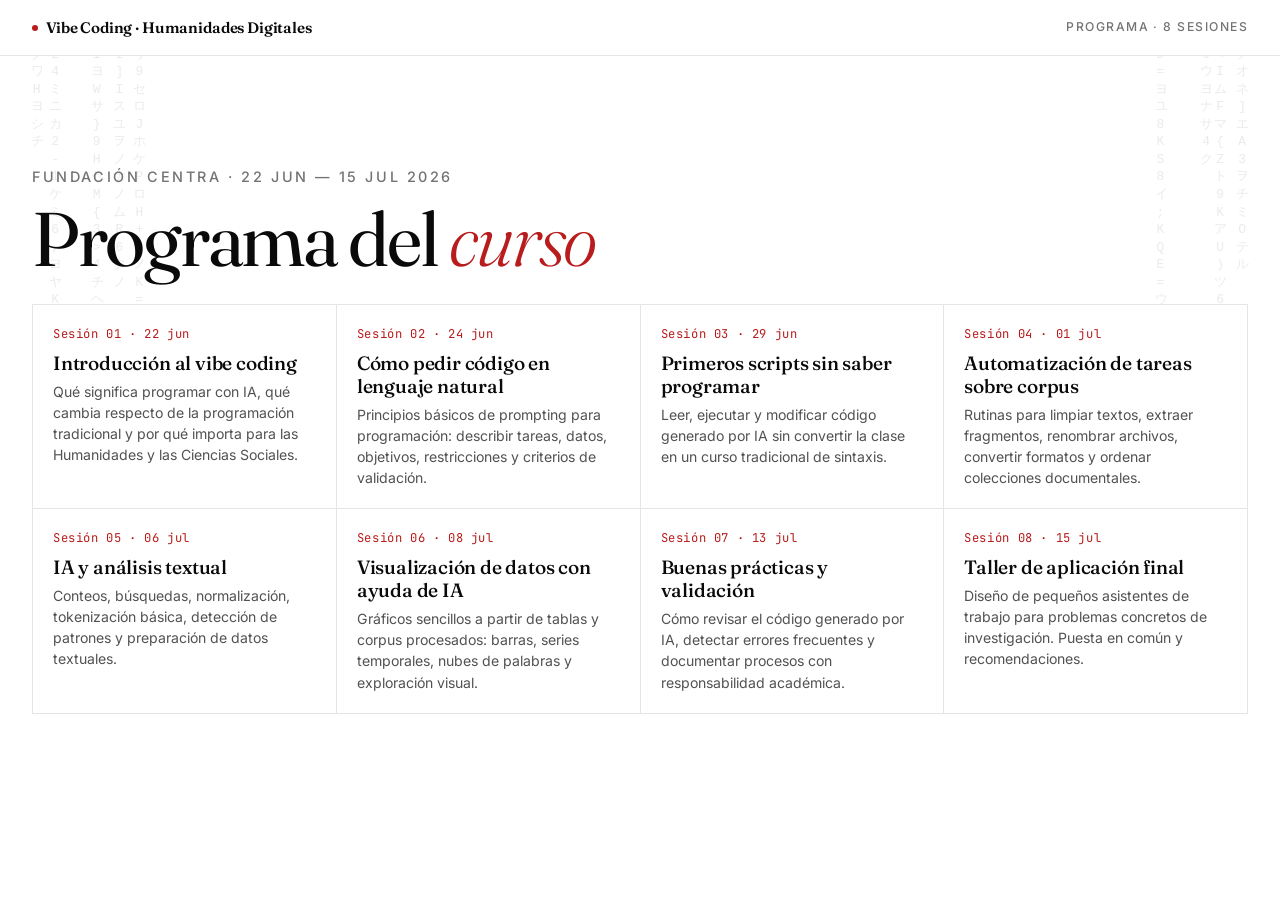
<file: OpenCode/Presentaciones/index.html>
<!DOCTYPE html>
<html lang="es">
<head>
    <meta charset="UTF-8">
    <meta name="viewport" content="width=device-width, initial-scale=1.0">
    <title>&Iacute;ndice del curso &middot; Fundaci&oacute;n CENTRA</title>
    <link rel="preconnect" href="https://fonts.googleapis.com">
    <link rel="preconnect" href="https://fonts.gstatic.com" crossorigin>
    <link href="https://fonts.googleapis.com/css2?family=Inter:wght@300;400;500;600;700&family=Fraunces:ital,opsz,wght@0,9..144,300..900;1,9..144,300..900&family=JetBrains+Mono:wght@400;500&display=swap" rel="stylesheet">
    <link rel="stylesheet" href="template-ppt/css/styles.css">
</head>
<body class="no-footer">
    <header class="masthead">
        <div class="masthead-brand"><span class="masthead-brand-mark"></span>Vibe Coding &middot; Humanidades Digitales</div>
        <div class="masthead-meta">Programa &middot; 8 sesiones</div>
    </header>

    <section class="slide cover active" data-slide="01">
        <div class="cover-overline">Fundaci&oacute;n CENTRA &middot; 22 jun &mdash; 15 jul 2026</div>
        <h1 class="cover-title">Programa del <em>curso</em></h1>

        <div class="feature-grid-4x2">
            <a class="feature-card" href="template-ppt/clase1.html">
                <span class="num">Sesi&oacute;n 01 &middot; 22 jun</span>
                <h4>Introducci&oacute;n al vibe coding</h4>
                <p>Qu&eacute; significa programar con IA, qu&eacute; cambia respecto de la programaci&oacute;n tradicional y por qu&eacute; importa para las Humanidades y las Ciencias Sociales.</p>
            </a>
            <a class="feature-card" href="template-ppt/clase2.html">
                <span class="num">Sesi&oacute;n 02 &middot; 24 jun</span>
                <h4>C&oacute;mo pedir c&oacute;digo en lenguaje natural</h4>
                <p>Principios b&aacute;sicos de prompting para programaci&oacute;n: describir tareas, datos, objetivos, restricciones y criterios de validaci&oacute;n.</p>
            </a>
            <a class="feature-card" href="template-ppt/clase3.html">
                <span class="num">Sesi&oacute;n 03 &middot; 29 jun</span>
                <h4>Primeros scripts sin saber programar</h4>
                <p>Leer, ejecutar y modificar c&oacute;digo generado por IA sin convertir la clase en un curso tradicional de sintaxis.</p>
            </a>
            <a class="feature-card" href="template-ppt/clase4.html">
                <span class="num">Sesi&oacute;n 04 &middot; 01 jul</span>
                <h4>Automatizaci&oacute;n de tareas sobre corpus</h4>
                <p>Rutinas para limpiar textos, extraer fragmentos, renombrar archivos, convertir formatos y ordenar colecciones documentales.</p>
            </a>
            <a class="feature-card" href="template-ppt/clase5.html">
                <span class="num">Sesi&oacute;n 05 &middot; 06 jul</span>
                <h4>IA y an&aacute;lisis textual</h4>
                <p>Conteos, b&uacute;squedas, normalizaci&oacute;n, tokenizaci&oacute;n b&aacute;sica, detecci&oacute;n de patrones y preparaci&oacute;n de datos textuales.</p>
            </a>
            <a class="feature-card" href="template-ppt/clase6.html">
                <span class="num">Sesi&oacute;n 06 &middot; 08 jul</span>
                <h4>Visualizaci&oacute;n de datos con ayuda de IA</h4>
                <p>Gr&aacute;ficos sencillos a partir de tablas y corpus procesados: barras, series temporales, nubes de palabras y exploraci&oacute;n visual.</p>
            </a>
            <a class="feature-card" href="template-ppt/clase7.html">
                <span class="num">Sesi&oacute;n 07 &middot; 13 jul</span>
                <h4>Buenas pr&aacute;cticas y validaci&oacute;n</h4>
                <p>C&oacute;mo revisar el c&oacute;digo generado por IA, detectar errores frecuentes y documentar procesos con responsabilidad acad&eacute;mica.</p>
            </a>
            <a class="feature-card" href="template-ppt/clase8.html">
                <span class="num">Sesi&oacute;n 08 &middot; 15 jul</span>
                <h4>Taller de aplicaci&oacute;n final</h4>
                <p>Dise&ntilde;o de peque&ntilde;os asistentes de trabajo para problemas concretos de investigaci&oacute;n. Puesta en com&uacute;n y recomendaciones.</p>
            </a>
        </div>
    </section>

    <script src="template-ppt/js/bg-code.js"></script>
    <script src="template-ppt/js/app.js"></script>
</body>
</html>
</file>
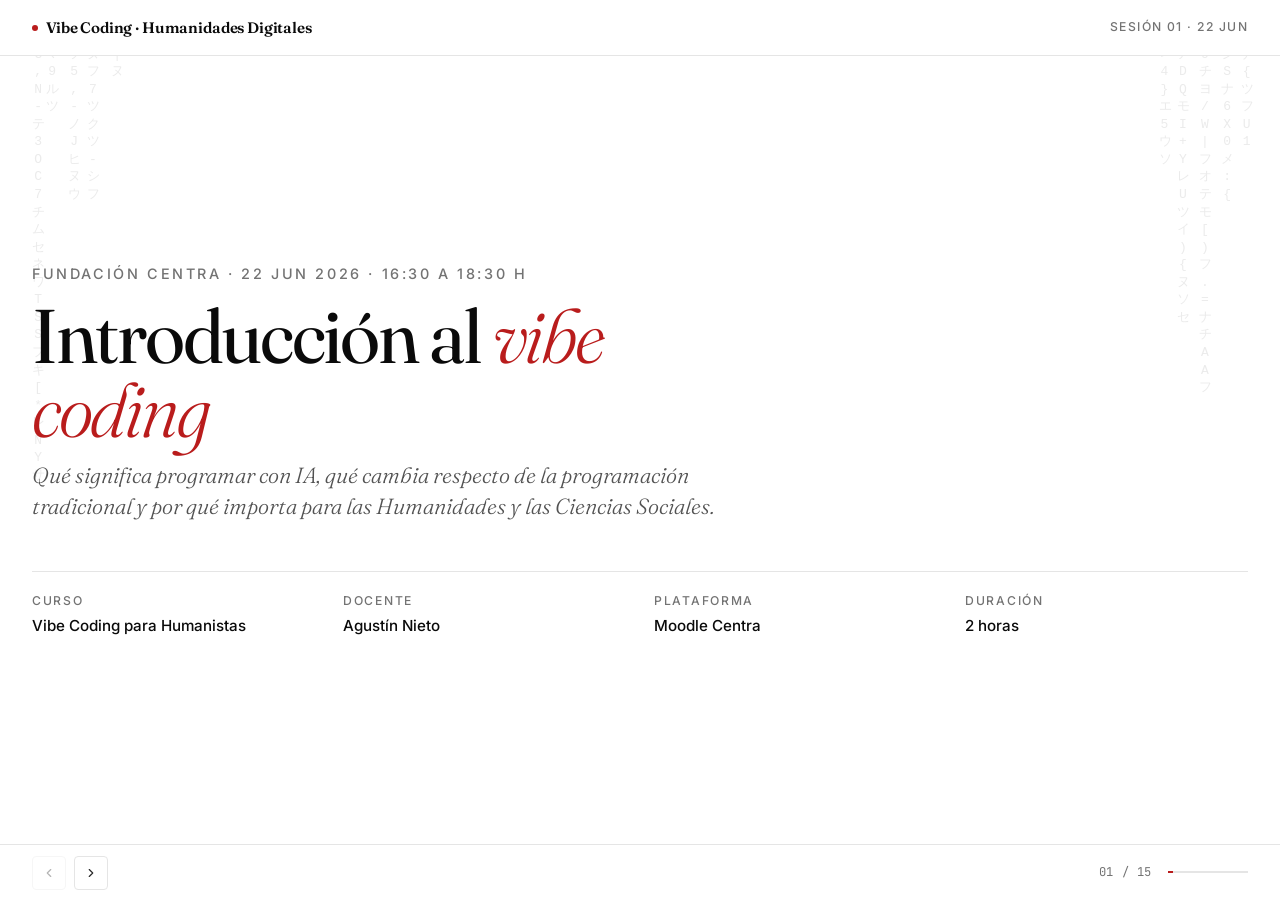
<file: OpenCode/Presentaciones/template-ppt/clase1.html>
﻿<!DOCTYPE html>
<html lang="es">
<head>
    <meta charset="UTF-8">
    <meta name="viewport" content="width=device-width, initial-scale=1.0">
    <title>Clase 01: Introducci&oacute;n al vibe coding &middot; Fundaci&oacute;n CENTRA</title>
    <link rel="preconnect" href="https://fonts.googleapis.com">
    <link rel="preconnect" href="https://fonts.gstatic.com" crossorigin>
    <link href="https://fonts.googleapis.com/css2?family=Inter:wght@300;400;500;600;700&family=Fraunces:ital,opsz,wght@0,9..144,300..900;1,9..144,300..900&family=JetBrains+Mono:wght@400;500&display=swap" rel="stylesheet">
    <link rel="stylesheet" href="css/styles.css">
</head>
<body>

    <header class="masthead">
        <div class="masthead-brand"><span class="masthead-brand-mark"></span>Vibe Coding &middot; Humanidades Digitales</div>
        <div class="masthead-meta">Sesi&oacute;n 01 &middot; 22 jun</div>
    </header>

    <!-- Slide 1: Portada -->
    <section class="slide cover active" data-slide="01">
        <div class="cover-overline">FUNDACI&Oacute;N CENTRA &middot; 22 JUN 2026 &middot; 16:30 A 18:30 H</div>
        <h1 class="cover-title">Introducci&oacute;n al <em>vibe coding</em></h1>
        <p class="cover-subtitle">Qu&eacute; significa programar con IA, qu&eacute; cambia respecto de la programaci&oacute;n tradicional y por qu&eacute; importa para las Humanidades y las Ciencias Sociales.</p>
        <div class="cover-footer">
            <div class="cover-meta-item"><span class="cover-meta-label">Curso</span><span class="cover-meta-value">Vibe Coding para Humanistas</span></div>
            <div class="cover-meta-item"><span class="cover-meta-label">Docente</span><span class="cover-meta-value">Agust&iacute;n Nieto</span></div>
            <div class="cover-meta-item"><span class="cover-meta-label">Plataforma</span><span class="cover-meta-value">Moodle Centra</span></div>
            <div class="cover-meta-item"><span class="cover-meta-label">Duraci&oacute;n</span><span class="cover-meta-value">2 horas</span></div>
        </div>
    </section>

    <!-- Slide 2: El cientista social del mañana (Le Roy Ladurie) -->
    <section class="slide" data-slide="02">
        <span class="slide-number">02 / 15</span>
        <div class="eyebrow">El cient&iacute;fico social del ma&ntilde;ana</div>
        <h2 class="slide-title">&iquest;&ldquo;Ser&aacute; programador <em>o no ser&aacute;&rdquo;</em>?</h2>
        <p class="slide-lead">En 1968 Emmanuel Le Roy Ladurie lanz&oacute; esta frase: &ldquo;El historiador del ma&ntilde;ana ser&aacute; programador o no ser&aacute;.&rdquo; La relaci&oacute;n hist&oacute;rica entre las humanidades, las ciencias sociales y las herramientas de computaci&oacute;n ha estado delimitada por <em>barreras de traducci&oacute;n sint&aacute;ctica</em>: investigar exig&iacute;a asumir el rol de programador y dedicar extensos per&iacute;odos a dominar las reglas formales de lenguajes como Python, R o SQL. La r&aacute;pida sofisticaci&oacute;n de los grandes modelos de lenguaje (LLM) ha modificado ese panorama: lo que estaba en juego no es ya la mera automatizaci&oacute;n instrumental, sino una reconfiguraci&oacute;n de la producci&oacute;n del conocimiento.</p>

        <div class="pull-quote">
            <blockquote>&ldquo;El historiador del ma&ntilde;ana ser&aacute; programador o no ser&aacute;.&rdquo;</blockquote>
            <cite>Emmanuel Le Roy Ladurie, 1968</cite>
        </div>
    </section>

    <!-- Slide 3: Karpathy acuña "vibe coding" -->
    <section class="slide" data-slide="03">
        <span class="slide-number">03 / 09</span>
        <div class="eyebrow">El origen formal</div>
        <h2 class="slide-title">Karpathy acu&ntilde;a <em>vibe coding</em></h2>
        <p class="slide-lead">El origen formal de esta transformaci&oacute;n cobr&oacute; visibilidad en febrero de 2025, cuando el cient&iacute;fico de la computaci&oacute;n Andrej Karpathy acu&ntilde;&oacute; el t&eacute;rmino vibe coding. Este concepto alude a una pr&aacute;ctica de desarrollo donde el usuario describe intenciones en lenguaje natural y delega la producci&oacute;n de c&oacute;digo a un modelo generativo.</p>

        <div class="rule"></div>

        <ul class="editorial-list">
            <li><span></span><div><strong>El t&eacute;rmino.</strong> La expresi&oacute;n <em>vibe coding</em> captura, en dos palabras, el desplazamiento: ya no se trata de <em>escribir</em> c&oacute;digo, sino de <em>especificar la vibraci&oacute;n</em> del resultado que se busca.</div></li>
            <li><span></span><div><strong>El contexto.</strong> Karpathy no parti&oacute; de cero: describi&oacute; una pr&aacute;ctica que millones de personas ya estaban haciendo con ChatGPT y Copilot. El nombre le dio visibilidad acad&eacute;mica y medi&aacute;tica.</div></li>
            <li><span></span><div><strong>Para el humanista.</strong> Adoptar el t&eacute;rmino es adoptarlo con su genealog&iacute;a: no es una moda, es una transformaci&oacute;n documentada del oficio de programar.</div></li>
        </ul>
    </section>

    <!-- Slide 4: La palabra importa (Hyman - Magic Words) -->
    <section class="slide" data-slide="04">
        <span class="slide-number">04 / 09</span>
        <div class="eyebrow">El giro</div>
        <h2 class="slide-title">La palabra importa, y <em>siempre import&oacute;</em></h2>
        <p class="slide-lead">Vibe coding no es atajo ni truco: es una nueva forma de comunicarnos con una herramienta que responde a lenguaje natural. Las palabras que elegimos tienen efectos materiales sobre el resultado.</p>

        <div class="rule"></div>

        <ul class="editorial-list">
            <li><span></span><div><strong>La forma es contenido.</strong> Pedir &ldquo;limpi&aacute; este CSV&rdquo; no es lo mismo que &ldquo;estandariz&aacute; los nombres de las columnas, elimin&aacute; duplicados y export&aacute; a CSV&rdquo;. La precisi&oacute;n del pedido determina la precisi&oacute;n de la respuesta.</div></li>
            <li><span></span><div><strong>No es un truco sem&aacute;ntico.</strong> La IA no &ldquo;obedece palabras m&aacute;gicas&rdquo;; interpreta instrucciones en contexto. Lo que cambia con prompting es la calidad de la especificaci&oacute;n, no la mec&aacute;nica del modelo.</div></li>
            <li><span></span><div><strong>Es un acto de investigaci&oacute;n.</strong> Formular bien la pregunta es parte del trabajo intelectual. La IA amplifica esa capacidad, no la reemplaza.</div></li>
        </ul>

        <div class="colophon">
            <p>Basado en <strong>Hyman (2026), <em>On Magic Words</em></strong>.</p>
        </div>
    </section>

    <!-- Slide 5: Cheap Code (Hyman) -->
    <section class="slide" data-slide="05">
        <span class="slide-number">05 / 09</span>
        <div class="eyebrow">Qu&eacute; cambia</div>
        <h2 class="slide-title">C&oacute;digo barato: <em>reproducible</em>, no reutilizable</h2>
        <p class="slide-lead">El c&oacute;digo que escribimos con IA no es una librer&iacute;a gen&eacute;rica. Es un artefacto espec&iacute;fico, contextual, hecho para un problema. El cambio de objetivo modifica lo que entendemos por &ldquo;buen c&oacute;digo&rdquo;.</p>

        <div class="rule"></div>

        <div class="two-col">
            <div class="col-block">
                <h3>Programaci&oacute;n tradicional</h3>
                <p>Se busca c&oacute;digo <strong>reutilizable</strong>: funciones gen&eacute;ricas, abstracciones limpias, patrones que sirvan para m&uacute;ltiples problemas. La calidad se mide en elegancia y generalidad.</p>
            </div>
            <div class="col-block">
                <h3>Vibe coding</h3>
                <p>Se busca c&oacute;digo <strong>reproducible</strong>: que pueda ejecutarse de nuevo, auditarse, modificarse, compartirse con quien hizo la investigaci&oacute;n. La calidad se mide en claridad y trazabilidad.</p>
            </div>
        </div>

        <div class="colophon">
            <p>Basado en <strong>Hyman (2026), <em>Cheap Code. Reproducible, Not Reusable</em></strong>.</p>
        </div>
    </section>

    <!-- Slide 6: Vibe coding + vibe researching (nuevo) -->
    <section class="slide" data-slide="06">
        <span class="slide-number">06 / 09</span>
        <div class="eyebrow">Conceptos centrales</div>
        <h2 class="slide-title">Vibe coding <em>y</em> vibe researching</h2>
        <p class="slide-lead">El vibe coding es una pr&aacute;ctica. El vibe researching es su extensi&oacute;n: usar IA para acompa&ntilde;ar el proceso completo de la investigaci&oacute;n, no s&oacute;lo la escritura de c&oacute;digo.</p>

        <div class="rule"></div>

        <ul class="editorial-list">
            <li><span></span><div><strong>Vibe coding.</strong> Pedirle a la IA que escriba c&oacute;digo a partir de una descripci&oacute;n en lenguaje natural. Es la habilidad t&eacute;cnica central del curso.</div></li>
            <li><span></span><div><strong>Vibe researching.</strong> Pedirle a la IA que ayude a formular preguntas, revisar bibliograf&iacute;a, identificar patrones en un corpus, sintetizar hallazgos. Es la pr&aacute;ctica de investigar acompa&ntilde;ado.</div></li>
            <li><span></span><div><strong>El lugar en el flujo.</strong> La IA no reemplaza ninguna etapa: se inserta en cada una como un asistente. La decisi&oacute;n metodol&oacute;gica sigue siendo humana. La IA reduce fricci&oacute;n t&eacute;cnica; no aporta criterio acad&eacute;mico.</div></li>
            <li><span></span><div><strong>Frente al acelerado discurrir.</strong> Las herramientas cambian cada dos meses. La habilidad durable es la conversaci&oacute;n con el modelo, no el dominio de una plataforma. Quien aprende a &ldquo;vibar&rdquo; en 2026 podr&aacute; hacerlo en 2028 con otra interfaz.</div></li>
        </ul>
    </section>

    <!-- Slide 7: La IA como doula + ludismo (Prescott + Tropea + Ludismo) -->
    <section class="slide" data-slide="07">
        <span class="slide-number">07 / 09</span>
        <div class="eyebrow">La postura correcta</div>
        <h2 class="slide-title">La IA como <em>doula</em>, no como sustituta</h2>
        <p class="slide-lead">Una doula no reemplaza a quien da a luz: acompa&ntilde;a el proceso. La IA opera del mismo modo con el trabajo intelectual del humanista: asiste, no gesta.</p>

        <div class="rule"></div>

        <ul class="editorial-list">
            <li><span></span><div><strong>La persona sigue siendo autora.</strong> La decisi&oacute;n sobre qu&eacute; preguntar, c&oacute;mo interpretarlo y qu&eacute; hacer con el resultado sigue siendo humana. La IA ejecuta instrucciones, no define la direcci&oacute;n del trabajo.</div></li>
            <li><span></span><div><strong>Mirar hacia adelante, no hacia atr&aacute;s.</strong> Las humanidades digitales no son s&oacute;lo digitalizar el pasado: son tambi&eacute;n producir investigaci&oacute;n original en el presente con herramientas que cambian lo que podemos preguntar.</div></li>
            <li><span></span><div><strong>Sobre el ludismo de IA.</strong> Rechazar la herramienta por ser nueva es repetir el gesto de los luditas del siglo XIX contra las m&aacute;quinas textiles. La adaptaci&oacute;n no es traici&oacute;n: es lo que cada generaci&oacute;n de humanistas hizo con la imprenta, la fotograf&iacute;a, la computadora.</div></li>
        </ul>

        <div class="colophon">
            <p>Basado en <strong>Prescott (2016), <em>Avoiding the Rear View Mirror</em></strong> y <strong>Tropea (2026), <em>I&rsquo;m a doula, but also an AI doula</em></strong>.</p>
        </div>
    </section>

    <!-- Slide 8: Riesgos y honestidad (sesgos, infraestructura) - NUEVO -->
    <section class="slide" data-slide="08">
        <span class="slide-number">08 / 09</span>
        <div class="eyebrow">Riesgos &middot; Honestidad</div>
        <h2 class="slide-title">Lo que la IA <em>tambi&eacute;n</em> hace mal</h2>
        <p class="slide-lead">Vibe coding no es una panacea. Tiene sesgos, requiere infraestructura y exige criterio metodol&oacute;gico para no transformar preguntas de investigaci&oacute;n en respuestas del modelo.</p>

        <div class="rule"></div>

        <ul class="editorial-list">
            <li><span></span><div><strong>Sesgos de los modelos.</strong> Idiom&aacute;ticos (mejor en ingl&eacute;s que en espa&ntilde;ol), econ&oacute;micos (entrenados con datos que reflejan la econom&iacute;a digital global), raciales y de g&eacute;nero. La salida del modelo no es neutra; es una proyecci&oacute;n de los datos con que fue entrenado.</div></li>
            <li><span></span><div><strong>Alucinaciones y fabricaciones.</strong> La IA puede inventar funciones de librer&iacute;as, citar art&iacute;culos que no existen o producir c&oacute;digo con errores sutiles. La verificaci&oacute;n manual sigue siendo indispensable.</div></li>
            <li><span></span><div><strong>Infraestructura: local vs. cloud.</strong> Procesar datos sensibles en servidores remotos plantea problemas de privacidad y dependencia. Trabajar localmente, cuando es posible, es m&aacute;s seguro y reproducible. Veremos c&oacute;mo configurar entornos locales a lo largo del curso.</div></li>
            <li><span></span><div><strong>Mitigaci&oacute;n.</strong> Verificar siempre la salida, contrastar con fuentes primarias, documentar prompts y decisiones, y mantener el criterio cr&iacute;tico sobre cada resultado. La IA amplifica lo que sabemos hacer; no sustituye lo que no sabemos.</div></li>
        </ul>
    </section>

    <!-- Slide 9: TDD en la era de la IA -->
    <section class="slide" data-slide="09">
        <span class="slide-number">09 / 15</span>
        <div class="eyebrow">Ingenier&iacute;a con IA &middot; 1 de 6</div>
        <h2 class="slide-title">TDD: la red de seguridad del <em>c&oacute;digo generado</em></h2>
        <p class="slide-lead">TDD (Test-Driven Development) en este contexto no cambia de definici&oacute;n, pero cambia de funci&oacute;n: ya no es una pr&aacute;ctica de desarrollador humano, es la red de seguridad que hace que el c&oacute;digo generado por IA sea confiable en producci&oacute;n.</p>

        <div class="rule"></div>

        <ul class="editorial-list">
            <li><span></span><div><strong>Qu&eacute; cambia.</strong> El test sigue siendo la especificaci&oacute;n ejecutable del comportamiento esperado. Lo que cambia es qui&eacute;n escribe el c&oacute;digo de producci&oacute;n: la IA lo propone, el test verifica que cumpla lo pedido.</div></li>
            <li><span></span><div><strong>Por qu&eacute; importa.</strong> Sin tests, el c&oacute;digo de IA es un texto que &ldquo;parece funcionar&rdquo;; con tests, es un texto que se sabe que funciona. La verificaci&oacute;n deja de ser subjetiva.</div></li>
            <li><span></span><div><strong>C&oacute;mo se aplica.</strong> Antes de pedirle a la IA que codifique una soluci&oacute;n, pedirle que escriba los tests que debe cumplir. Despu&eacute;s, iterar hasta que el c&oacute;digo generado pase esos tests.</div></li>
        </ul>
    </section>

    <!-- Slide 10: SDD - Spec-Driven Development -->
    <section class="slide" data-slide="10">
        <span class="slide-number">10 / 15</span>
        <div class="eyebrow">Ingenier&iacute;a con IA &middot; 2 de 6</div>
        <h2 class="slide-title">SDD: <em>spec</em> primero, c&oacute;digo despu&eacute;s</h2>
        <p class="slide-lead">SDD es el End-to-End Spec-Driven Development: escribir primero una especificaci&oacute;n completa del cambio (qu&eacute;, por qu&eacute;, c&oacute;mo, criterios de &eacute;xito, edge cases), y a partir de ah&iacute; generar c&oacute;digo, tests y PRs. Es el anti-garbage de la programaci&oacute;n con IA.</p>

        <div class="rule"></div>

        <ul class="editorial-list">
            <li><span></span><div><strong>La especificaci&oacute;n como contrato.</strong> Un spec no es un prompt: es un documento que define qu&eacute; se quiere, por qu&eacute; importa, c&oacute;mo se har&aacute; y c&oacute;mo se verificar&aacute;. La IA trabaja contra ese documento, no contra la intuici&oacute;n del usuario.</div></li>
            <li><span></span><div><strong>Para el humanista.</strong> Antes de pedirle a la IA cualquier desarrollo, redactar un spec de media carilla. Esa inversi&oacute;n de tiempo evita la mayor&iacute;a de las iteraciones improductivas.</div></li>
            <li><span></span><div><strong>Trazabilidad.</strong> El spec queda registrado. Si la IA genera algo distinto a lo pedido, la diferencia se ve en el spec. Si cambia el contexto, el spec se actualiza antes de cambiar el c&oacute;digo.</div></li>
        </ul>
    </section>

    <!-- Slide 11: Harnesses (arneses) -->
    <section class="slide" data-slide="11">
        <span class="slide-number">11 / 15</span>
        <div class="eyebrow">Ingenier&iacute;a con IA &middot; 3 de 6</div>
        <h2 class="slide-title">Harnesses: el <em>arn&eacute;s</em> del agente</h2>
        <p class="slide-lead">Un harness (arn&eacute;s) es todo lo que rodea al agente para que se comporte con direcci&oacute;n, memoria, proceso, verificaci&oacute;n y l&iacute;mites. No es un prompt. No es una skill suelta. Es el sistema completo que sostiene al agente en su trabajo.</p>

        <div class="rule"></div>

        <ul class="editorial-list">
            <li><span></span><div><strong>Qu&eacute; incluye.</strong> Instrucciones persistentes, contexto del proyecto, herramientas disponibles, criterios de verificaci&oacute;n, formato de salida esperado, l&iacute;mites expl&iacute;citos de lo que el agente no debe hacer.</div></li>
            <li><span></span><div><strong>Por qu&eacute; importa.</strong> Un agente sin harness improvisa en cada interacci&oacute;n. Un agente con harness opera con los mismos criterios en la quinta, la d&eacute;cima y la cent&eacute;sima ejecuci&oacute;n.</div></li>
            <li><span></span><div><strong>Para nosotros.</strong> El spec que escribimos en SDD es la columna vertebral del harness. Los tests de TDD son los l&iacute;mites. Todo encaja en el mismo sistema.</div></li>
        </ul>
    </section>

    <!-- Slide 12: Skills -->
    <section class="slide" data-slide="12">
        <span class="slide-number">12 / 15</span>
        <div class="eyebrow">Ingenier&iacute;a con IA &middot; 4 de 6</div>
        <h2 class="slide-title">Skills: <em>conocimiento reusable</em> bajo demanda</h2>
        <p class="slide-lead">Una skill es un paquete autocontenido de conocimiento + procedimientos + (opcionalmente) herramientas, que un agente carga bajo demanda cuando la tarea lo requiere. Es la unidad de conocimiento reusable del ecosistema.</p>

        <div class="rule"></div>

        <ul class="editorial-list">
            <li><span></span><div><strong>Qu&eacute; es.</strong> Una skill empaqueta tres cosas: el &ldquo;qu&eacute; hacer&rdquo; (procedimiento), el &ldquo;qu&eacute; saber&rdquo; (conocimiento de dominio) y, opcionalmente, las &ldquo;tools&rdquo; necesarias. Se carga s&oacute;lo cuando la tarea la requiere.</div></li>
            <li><span></span><div><strong>Para el humanista.</strong> Una skill de &ldquo;leer CSV period&iacute;stico espa&ntilde;ol&rdquo;, una skill de &ldquo;OCR de documentos hist&oacute;ricos&rdquo;, una skill de &ldquo;an&aacute;lisis de redes de co-ocurrencia&rdquo;. Cada una encapsula un saber de dominio que no queremos reescribir cada vez.</div></li>
            <li><span></span><div><strong>Composici&oacute;n.</strong> El verdadero poder aparece al combinar skills: una tarea compleja se resuelve cargando varias skills en secuencia, cada una resolviendo una parte.</div></li>
        </ul>
    </section>

    <!-- Slide 13: Tools -->
    <section class="slide" data-slide="13">
        <span class="slide-number">13 / 15</span>
        <div class="eyebrow">Ingenier&iacute;a con IA &middot; 5 de 6</div>
        <h2 class="slide-title">Tools: acciones <em>at&oacute;micas</em></h2>
        <p class="slide-lead">Una tool es una funci&oacute;n externa que el agente puede invocar (leer un archivo, correr un comando, hacer un GET, scrapear una web). Las tools son acciones at&oacute;micas, a diferencia de las skills que son paquetes de conocimiento + flujo.</p>

        <div class="rule"></div>

        <ul class="editorial-list">
            <li><span></span><div><strong>Qu&eacute; son.</strong> Funciones con nombre, par&aacute;metros y resultado. El agente las &ldquo;llama&rdquo; con la intenci&oacute;n de ejecutar una acci&oacute;n puntual y obtiene un output estructurado.</div></li>
            <li><span></span><div><strong>Ejemplos del curso.</strong> <code>leer_archivo(path)</code>, <code>ejecutar_script_python(code)</code>, <code>consultar_api(url)</code>, <code>guardar_csv(data, path)</code>. Cada una es un &aacute;tomo de capacidad.</div></li>
            <li><span></span><div><strong>Sin las skills, las tools son in&uacute;tiles.</strong> La tool <em>ejecuta</em>; la skill <em>decide cu&aacute;ndo y por qu&eacute;</em>. La inteligencia est&aacute en el segundo plano.</div></li>
        </ul>
    </section>

    <!-- Slide 14: MCP - Model Context Protocol -->
    <section class="slide" data-slide="14">
        <span class="slide-number">14 / 15</span>
        <div class="eyebrow">Ingenier&iacute;a con IA &middot; 6 de 6</div>
        <h2 class="slide-title">MCP: el protocolo que <em>conecta</em> agentes y servicios</h2>
        <p class="slide-lead">MCP es un protocolo est&aacute;ndar (como HTTP) que define c&oacute;mo un agente descubre y usa tools y recursos expuestos por un servidor externo. Es la pieza que faltaba para que agentes y servicios se hablaran sin acuerdos a medida.</p>

        <div class="rule"></div>

        <ul class="editorial-list">
            <li><span></span><div><strong>Qu&eacute; resuelve.</strong> Antes de MCP, cada integraci&oacute;n entre un agente y un servicio era un acuerdo a medida. MCP define un lenguaje com&uacute;n: descubrimiento, invocaci&oacute;n, formato de respuesta.</div></li>
            <li><span></span><div><strong>Para nosotros.</strong> Cualquier servicio puede exponer sus tools v&iacute;a un servidor MCP, y cualquier agente compatible con MCP puede usarlas. No hay que escribir c&oacute;digo de integraci&oacute;n nuevo cada vez.</div></li>
            <li><span></span><div><strong>El ecosistema.</strong> En 2025 ya hay servidores MCP de GitHub, Google Drive, bases de datos, sistemas de archivos. Es el equivalente de los &ldquo;plugins&rdquo; del navegador, pero para agentes.</div></li>
        </ul>
    </section>

    <!-- Slide 15: Cierre - stack propuesto + manos a la obra - NUEVO -->
    <section class="slide" data-slide="15">
        <span class="slide-number">15 / 15</span>
        <div class="eyebrow">Cierre &middot; Manos a la obra</div>
        <h2 class="slide-title">Stack propuesto y <em>primer desarrollo</em></h2>
        <p class="slide-lead">Cerramos la primera sesi&oacute;n con un mapa de las herramientas que usaremos y un primer ejercicio concreto: implementar un flujo de transcripci&oacute;n sobre archivos de audios (entrevistas).</p>

        <div class="rule"></div>

        <ul class="editorial-list">
            <li><span></span><div><strong>Stack base.</strong> OpenCode de escritorio, modelos Free de OpenCode Zen.</div></li>
            <li><span></span><div><strong>Manos a la obra.</strong> Instalamos OpenCode y le pedimos a la IA que resuelva un problema real: crear una aplicaci&oacute;n para transcripci&oacute;n de audio a texto (STT).</div></li>
        </ul>
    </section>

    <nav class="nav">
        <div class="nav-controls">
            <button id="prev-btn" class="nav-btn" aria-label="Anterior">
                <svg viewBox="0 0 24 24" fill="none" stroke="currentColor" stroke-width="2" stroke-linecap="round" stroke-linejoin="round"><polyline points="15 18 9 12 15 6"></polyline></svg>
            </button>
            <button id="next-btn" class="nav-btn" aria-label="Siguiente">
                <svg viewBox="0 0 24 24" fill="none" stroke="currentColor" stroke-width="2" stroke-linecap="round" stroke-linejoin="round"><polyline points="9 18 15 12 9 6"></polyline></svg>
            </button>
        </div>
        <div class="nav-progress">
            <span id="slide-counter">01 / 15</span>
            <div class="nav-progress-bar">
                <div id="progress-fill" class="nav-progress-fill" style="width: 6.66%"></div>
            </div>
        </div>
    </nav>

    <script src="js/bg-code.js"></script>
    <script src="js/app.js"></script>
</body>
</html>
</file>
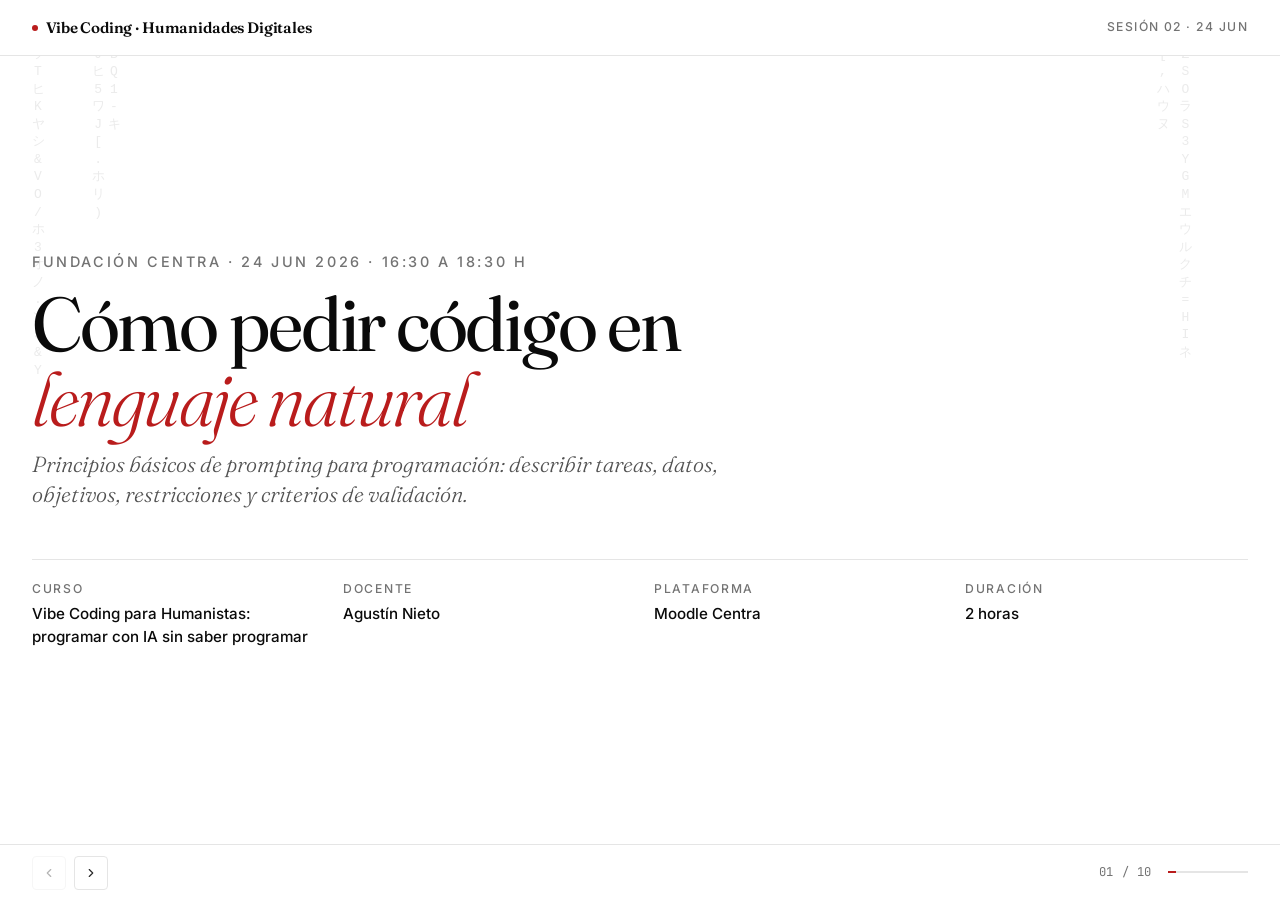
<file: OpenCode/Presentaciones/template-ppt/clase2.html>
<!DOCTYPE html>
<html lang="es">
<head>
    <meta charset="UTF-8">
    <meta name="viewport" content="width=device-width, initial-scale=1.0">
    <title>Clase 02: Cómo pedir código en lenguaje natural &middot; Fundación CENTRA</title>
    <link rel="preconnect" href="https://fonts.googleapis.com">
    <link rel="preconnect" href="https://fonts.gstatic.com" crossorigin>
    <link href="https://fonts.googleapis.com/css2?family=Inter:wght@300;400;500;600;700&family=Fraunces:ital,opsz,wght@0,9..144,300..900;1,9..144,300..900&family=JetBrains+Mono:wght@400;500&display=swap" rel="stylesheet">
    <link rel="stylesheet" href="css/styles.css">
</head>
<body>
    <header class="masthead">
        <div class="masthead-brand"><span class="masthead-brand-mark"></span>Vibe Coding &middot; Humanidades Digitales</div>
        <div class="masthead-meta">Sesión 02 &middot; 24 jun</div>
    </header>

    <section class="slide cover active" data-slide="01">
        <div class="cover-overline">Fundación CENTRA &middot; 24 jun 2026 &middot; 16:30 a 18:30 h</div>
        <h1 class="cover-title">Cómo pedir código en <em>lenguaje natural</em></h1>
        <p class="cover-subtitle">Principios básicos de prompting para programación: describir tareas, datos, objetivos, restricciones y criterios de validación.</p>
        <div class="cover-footer">
            <div class="cover-meta-item"><span class="cover-meta-label">Curso</span><span class="cover-meta-value">Vibe Coding para Humanistas: programar con IA sin saber programar</span></div>
            <div class="cover-meta-item"><span class="cover-meta-label">Docente</span><span class="cover-meta-value">Agustín Nieto</span></div>
            <div class="cover-meta-item"><span class="cover-meta-label">Plataforma</span><span class="cover-meta-value">Moodle Centra</span></div>
            <div class="cover-meta-item"><span class="cover-meta-label">Duración</span><span class="cover-meta-value">2 horas</span></div>
        </div>
    </section>

    <section class="slide" data-slide="02">
        <span class="slide-number">02 / 10</span>
        <div class="eyebrow">Principio</div>
        <h2 class="slide-title">Un buen prompt es una <em>especificación</em></h2>
        <p class="slide-lead">Pedir código no es escribir una frase suelta. Es describir una tarea con suficiente contexto para que el modelo pueda producir algo útil y revisable.</p>
        <div class="rule"></div>
        <ul class="editorial-list">
            <li><span></span><div>Contexto: qué problema de investigación se quiere resolver.</div></li>
            <li><span></span><div>Datos: qué formato tienen los archivos o tablas.</div></li>
            <li><span></span><div>Objetivo: qué salida se espera obtener.</div></li>
            <li><span></span><div>Restricciones: lenguaje, librerías, legibilidad, comentarios, formato final.</div></li>
        </ul>
    </section>

    <section class="slide" data-slide="03">
        <span class="slide-number">03 / 10</span>
        <div class="eyebrow">Anatomía</div>
        <h2 class="slide-title">Del pedido ambiguo al <em>pedido operativo</em></h2>
        <p class="slide-lead">La diferencia entre un resultado mediocre y uno útil suele estar en la precisión del encargo.</p>
        <div class="rule"></div>
        <ul class="editorial-list">
            <li><span></span><div>Malo: 'haceme un código para analizar textos'.</div></li>
            <li><span></span><div>Mejor: 'tengo 120 archivos .txt; quiero contar palabras por documento, excluir stopwords y exportar un CSV'.</div></li>
            <li><span></span><div>Excelente: agregar ejemplo de archivo, salida esperada y criterios de verificación.</div></li>
        </ul>
    </section>

    <section class="slide" data-slide="04">
        <span class="slide-number">04 / 10</span>
        <div class="eyebrow">Iteración</div>
        <h2 class="slide-title">La conversación es parte del <em>método</em></h2>
        <p class="slide-lead">La primera respuesta rara vez es la definitiva. La calidad aparece al corregir, pedir explicaciones y ajustar el resultado.</p>
        <div class="rule"></div>
        <ul class="editorial-list">
            <li><span></span><div>Pedí que explique cada bloque antes de ejecutarlo.</div></li>
            <li><span></span><div>Si aparece un error, pegá el mensaje completo y describí qué esperabas.</div></li>
            <li><span></span><div>Pedí alternativas más simples antes de aceptar soluciones complejas.</div></li>
            <li><span></span><div>Solicitá tests o verificaciones pequeñas para confirmar que el script funciona.</div></li>
        </ul>
    </section>

    <section class="slide" data-slide="05">
        <span class="slide-number">05 / 10</span>
        <div class="eyebrow">Método</div>
        <h2 class="slide-title">SDD: del prompt suelto a la <em>especificación</em></h2>
        <p class="slide-lead"><strong>Spec-Driven Development</strong> cambia la pregunta. En vez de saltar del prompt al código, se hace explícito el contrato de trabajo: intención, requisitos verificables, diseño, tareas y criterios de éxito. El código se produce contra una especificación, no contra una ocurrencia.</p>
        <div class="rule"></div>
        <ul class="editorial-list">
            <li><span></span><div><strong>Intención</strong> — qué problema se quiere resolver y por qué.</div></li>
            <li><span></span><div><strong>Spec</strong> — qué condiciones debe cumplir la solución.</div></li>
            <li><span></span><div><strong>Diseño</strong> — cómo se organiza la implementación.</div></li>
            <li><span></span><div><strong>Tareas</strong> — pasos pequeños, atómicos, ejecutables.</div></li>
            <li><span></span><div><strong>Verify</strong> — pruebas, diffs y revisión antes de cerrar.</div></li>
        </ul>
    </section>

    <section class="slide" data-slide="06">
        <span class="slide-number">06 / 10</span>
        <div class="eyebrow">Caso de trabajo</div>
        <h2 class="slide-title">Gentle-AI: el <em>orquestador</em> sobre OpenCode</h2>
        <p class="slide-lead">En este curso, <strong>OpenCode</strong> es la interfaz de trabajo y <strong>Gentle-AI</strong> agrega el carril metodológico. El agente base es <em>gentle-orchestrator</em>: recibe el objetivo, decide en qué fase está y delega en subagentes especializados.</p>
        <div class="rule"></div>
        <ul class="editorial-list">
            <li><span></span><div><strong>Subagentes por fase:</strong> explore, propose, spec, design, tasks, apply, verify, archive.</div></li>
            <li><span></span><div><strong>Modelos distintos según la tarea</strong> — uno potente para diseñar, uno rápido para explorar o aplicar.</div></li>
            <li><span></span><div><strong>Comandos <code>/sdd-*</code></strong> que pasan por el orquestador y disparan la fase correspondiente.</div></li>
            <li><span></span><div><strong>Artefactos vivos:</strong> propuestas, specs, diseños, tareas, tests y memoria persistente.</div></li>
            <li><span></span><div><strong>El humano valida,</strong> sobre todo al especificar y al verificar. La IA no reemplaza: estructura la colaboración.</div></li>
        </ul>
    </section>

    <section class="slide" data-slide="07">
        <span class="slide-number">07 / 10</span>
        <div class="eyebrow">Capas</div>
        <h2 class="slide-title">Skills, tools y memoria: <em>tres capas</em> que se complementan</h2>
        <p class="slide-lead">SDD es el carril. Para que el agente haga algo útil, ese carril se apoya en tres capas: <strong>skills</strong> que empaquetan saber hacer, <strong>tools</strong> que ejecutan acciones y <strong>memoria</strong> que recuerda entre sesiones.</p>
        <div class="rule"></div>
        <ul class="editorial-list">
            <li><span></span><div><strong>Skills</strong> — conocimiento operativo empaquetado: instrucciones, criterios, plantillas, scripts. Una skill no ejecuta: orienta sobre <em>cuándo</em> y <em>cómo</em> trabajar.</div></li>
            <li><span></span><div><strong>Tools</strong> — funciones autorizadas para actuar: leer archivos, correr tests, usar git, llamar un servidor MCP. El host valida permisos antes de ejecutar.</div></li>
            <li><span></span><div><strong>Memoria</strong> — capa externa que persiste hechos, decisiones y contexto. No es más prompt: es recuerdo recuperable.</div></li>
            <li><span></span><div>El agente confiable <strong>no improvisa</strong>: sigue un carril, carga capacidades y usa herramientas con permiso.</div></li>
        </ul>
    </section>

    <section class="slide" data-slide="08">
        <span class="slide-number">08 / 10</span>
        <div class="eyebrow">Concepto</div>
        <h2 class="slide-title">Memoria persistente: el <em>archivo</em> del agente</h2>
        <p class="slide-lead">Un agente útil no solo conversa: <strong>recuerda</strong> entre sesiones. La memoria persistente guarda hechos, decisiones y contexto fuera del prompt. No es más contexto: es una capa externa, selectiva y recuperable.</p>
        <div class="rule"></div>
        <ul class="editorial-list">
            <li><span></span><div><strong>Continuidad.</strong> Reanudar una tarea o un proyecto sin repetir el onboarding cada vez.</div></li>
            <li><span></span><div><strong>Personalización.</strong> Recordar hechos sobre el usuario, el equipo o el corpus de trabajo.</div></li>
            <li><span></span><div><strong>Menos coste, más contexto.</strong> Sustituir historial bruto por resúmenes, hechos y recuperaciones selectivas.</div></li>
            <li><span></span><div><strong>Trazabilidad.</strong> Conservar decisiones, razones y cambios de estado de forma consultable.</div></li>
        </ul>
    </section>

    <section class="slide" data-slide="09">
        <span class="slide-number">09 / 10</span>
        <div class="eyebrow">Caso concreto</div>
        <h2 class="slide-title">Engram: local-first, <em>texto curado</em></h2>
        <p class="slide-lead">Engram es una implementación de referencia para agentes de coding: binario local en Go, <strong>SQLite + FTS5</strong>, con sesiones, observaciones, prompts y timeline cronológico. Su decisión de diseño es explícita: texto curado y búsqueda full-text local, no vector DB.</p>
        <div class="rule"></div>
        <ul class="editorial-list">
            <li><span></span><div><strong>Lo que Engram resuelve bien.</strong> Continuidad de proyecto, decisiones técnicas, bugs, cambios, prompts anteriores y contexto de repositorio.</div></li>
            <li><span></span><div><strong>Latencia muy baja</strong> porque todo vive en local, y <strong>coste de infraestructura mínimo</strong>: un binario y un archivo SQLite.</div></li>
            <li><span></span><div><strong>Lo que Engram no intenta resolver.</strong> RAG semántico a escala, búsqueda híbrida o embeddings sobre corpus heterogéneos.</div></li>
            <li><span></span><div>Para esos casos conviene combinarla con backends especializados (vector DB, índices serverless) o marcos modulares como LangChain y LlamaIndex.</div></li>
        </ul>
    </section>

    <section class="slide" data-slide="10">
        <span class="slide-number">10 / 10</span>
        <div class="eyebrow">Práctica</div>
        <h2 class="slide-title">Un pedido real de <em>investigación</em></h2>
        <p class="slide-lead">Un colega les encarga una herramienta de transcripción. Antes de pedirle nada al modelo, hay que leer el pedido completo: requisitos funcionales, restricciones de diseño, libertad explícita y criterio de validación.</p>
        <div class="rule"></div>
        <pre class="mono" style="margin: 0 0 var(--s-2); padding: var(--s-2) var(--s-3); border-left: 2px solid var(--accent); background: rgba(0,0,0,0.02); font-size: 0.78rem; line-height: 1.5; white-space: pre-wrap; color: var(--ink-700);">"Necesito que me desarrolles una herramienta informática para transcribir entrevistas, pensada exclusivamente para personas que no saben nada de tecnología. Quiero un diseño muy limpio y amigable, sin botones extraños. Las funciones que no pueden faltar son: 1) cargar audio desde mi computadora o pegar un enlace web; 2) un interruptor sencillo que diga algo como «Diferenciar quién habla cada cosa»; 3) un lugar para escribir palabras raras, nombres propios o términos de nuestra investigación; 4) poder hacer clic en «Voz 1» para cambiarlo por el nombre real. Tú tienes total libertad para decidir cómo construirlo por dentro. Dime qué pasos debo seguir para tenerlo listo y empezar a usarlo."</pre>
        <ul class="editorial-list" style="margin-top: 0;">
            <li><span></span><div><strong>Requisitos</strong> — carga de audio, diferenciar hablantes, glosario, renombrar <em>Voz 1</em> con un clic.</div></li>
            <li><span></span><div><strong>Restricciones</strong> — interfaz limpia, comparable a un procesador de textos.</div></li>
            <li><span></span><div><strong>Libertad delegada</strong> — el usuario concede total libertad de stack e implementación.</div></li>
            <li><span></span><div><strong>Validación</strong> — un colega no técnico debe poder instalarlo y usarlo siguiendo pasos claros.</div></li>
        </ul>
    </section>

    <nav class="nav">
        <div class="nav-controls">
            <button id="prev-btn" class="nav-btn" aria-label="Anterior"><svg viewBox="0 0 24 24" fill="none" stroke="currentColor" stroke-width="2" stroke-linecap="round" stroke-linejoin="round"><polyline points="15 18 9 12 15 6"></polyline></svg></button>
            <button id="next-btn" class="nav-btn" aria-label="Siguiente"><svg viewBox="0 0 24 24" fill="none" stroke="currentColor" stroke-width="2" stroke-linecap="round" stroke-linejoin="round"><polyline points="9 18 15 12 9 6"></polyline></svg></button>
        </div>
        <div class="nav-progress"><span id="slide-counter">01 / 10</span><div class="nav-progress-bar"><div id="progress-fill" class="nav-progress-fill" style="width: 10.0%"></div></div></div>
    </nav>

    <script src="js/bg-code.js"></script>
    <script src="js/app.js"></script>
</body>
</html>
</file>
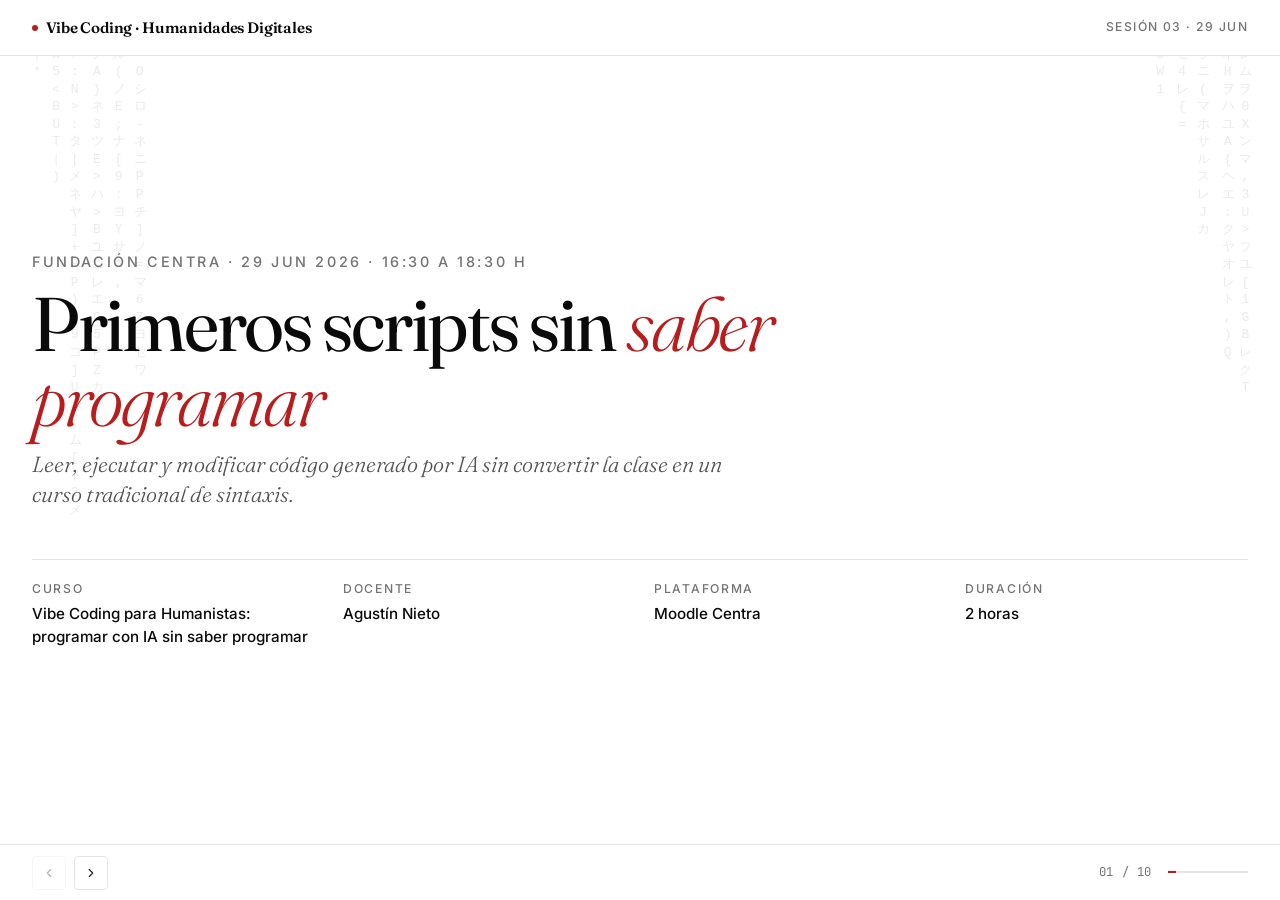
<file: OpenCode/Presentaciones/template-ppt/clase3.html>
<!DOCTYPE html>
<html lang="es">
<head>
    <meta charset="UTF-8">
    <meta name="viewport" content="width=device-width, initial-scale=1.0">
    <title>Clase 03: Primeros scripts sin saber programar &middot; Fundación CENTRA</title>
    <link rel="preconnect" href="https://fonts.googleapis.com">
    <link rel="preconnect" href="https://fonts.gstatic.com" crossorigin>
    <link href="https://fonts.googleapis.com/css2?family=Inter:wght@300;400;500;600;700&family=Fraunces:ital,opsz,wght@0,9..144,300..900;1,9..144,300..900&family=JetBrains+Mono:wght@400;500&display=swap" rel="stylesheet">
    <link rel="stylesheet" href="css/styles.css">
</head>
<body>
    <header class="masthead">
        <div class="masthead-brand"><span class="masthead-brand-mark"></span>Vibe Coding &middot; Humanidades Digitales</div>
        <div class="masthead-meta">Sesión 03 &middot; 29 jun</div>
    </header>

    <section class="slide cover active" data-slide="01">
        <div class="cover-overline">Fundación CENTRA &middot; 29 jun 2026 &middot; 16:30 a 18:30 h</div>
        <h1 class="cover-title">Primeros scripts sin <em>saber programar</em></h1>
        <p class="cover-subtitle">Leer, ejecutar y modificar código generado por IA sin convertir la clase en un curso tradicional de sintaxis.</p>
        <div class="cover-footer">
            <div class="cover-meta-item"><span class="cover-meta-label">Curso</span><span class="cover-meta-value">Vibe Coding para Humanistas: programar con IA sin saber programar</span></div>
            <div class="cover-meta-item"><span class="cover-meta-label">Docente</span><span class="cover-meta-value">Agustín Nieto</span></div>
            <div class="cover-meta-item"><span class="cover-meta-label">Plataforma</span><span class="cover-meta-value">Moodle Centra</span></div>
            <div class="cover-meta-item"><span class="cover-meta-label">Duración</span><span class="cover-meta-value">2 horas</span></div>
        </div>
    </section>

    <section class="slide" data-slide="02">
        <span class="slide-number">02 / 10</span>
        <div class="eyebrow">Base</div>
        <h2 class="slide-title">Un script es una <em>secuencia</em></h2>
        <p class="slide-lead">Un script ordena acciones: leer datos, transformarlos y producir una salida. Entender esa estructura alcanza para empezar a trabajar con IA de forma responsable.</p>
        <div class="rule"></div>
        <ul class="editorial-list">
            <li><span></span><div>Entrada: archivos, carpetas, tablas o texto.</div></li>
            <li><span></span><div>Proceso: instrucciones que modifican, cuentan, filtran o clasifican.</div></li>
            <li><span></span><div>Salida: CSV, gráfico, texto limpio o reporte.</div></li>
        </ul>
    </section>

    <section class="slide" data-slide="03">
        <span class="slide-number">03 / 10</span>
        <div class="eyebrow">Entornos</div>
        <h2 class="slide-title">Dónde ejecutar sin <em>complicarse</em></h2>
        <p class="slide-lead">La elección del entorno debe reducir fricción, no aumentarla. En este curso priorizamos <strong>OpenCode</strong> porque permite pedir, revisar, documentar y ejecutar scripts desde un mismo espacio de trabajo.</p>
        <div class="rule"></div>
        <ul class="editorial-list">
            <li><span></span><div><strong>OpenCode:</strong> opción principal. Podemos pedirle que escriba y documente un script, que lo ejecute en terminal o que nos dé el comando exacto para correrlo.</div></li>
            <li><span></span><div><strong>VS Code:</strong> alternativa sólida cuando queremos un editor tradicional con extensiones y control manual.</div></li>
            <li><span></span><div><strong>Google Colab / Jupyter:</strong> útiles para notebooks, exploración paso a paso y pruebas rápidas con datos.</div></li>
            <li><span></span><div><strong>Positron:</strong> alternativa potente para análisis de datos y flujos cercanos a RStudio.</div></li>
        </ul>
    </section>

    <section class="slide" data-slide="04">
        <span class="slide-number">04 / 10</span>
        <div class="eyebrow">Vocabulario</div>
        <h2 class="slide-title">Variables, archivos y <em>carpetas</em></h2>
        <p class="slide-lead">No hace falta dominar toda la programación para entender lo mínimo necesario.</p>
        <div class="rule"></div>
        <ul class="editorial-list">
            <li><span></span><div>Una variable guarda un valor con nombre.</div></li>
            <li><span></span><div>Una ruta indica dónde está un archivo.</div></li>
            <li><span></span><div>Una función agrupa instrucciones reutilizables.</div></li>
            <li><span></span><div>Un error es información: dice dónde falló el proceso.</div></li>
        </ul>
    </section>

    <section class="slide" data-slide="05">
        <span class="slide-number">05 / 10</span>
        <div class="eyebrow">Jerarquía</div>
        <h2 class="slide-title">System prompt y prompt de usuario <em>no son lo mismo</em></h2>
        <p class="slide-lead">Cuando usamos un agente, no todo lo que lo guía viene del mensaje que escribimos. Hay instrucciones de fondo —más estables y con mayor prioridad— que definen identidad, reglas, herramientas y procedimientos.</p>
        <div class="rule"></div>
        <ul class="editorial-list">
            <li><span></span><div><strong>System prompt:</strong> instrucciones de nivel superior. Define rol, límites, estilo, permisos y reglas de trabajo.</div></li>
            <li><span></span><div><strong>Prompt de usuario:</strong> el pedido situado. Dice qué queremos hacer ahora, con qué datos y con qué objetivo.</div></li>
            <li><span></span><div><strong>Módulos de sistema:</strong> archivos y definiciones que se cargan como partes del contexto del agente.</div></li>
            <li><span></span><div><strong>Regla práctica:</strong> el usuario dirige la tarea; el sistema define el marco seguro para ejecutarla.</div></li>
        </ul>
    </section>

    <section class="slide" data-slide="06">
        <span class="slide-number">06 / 10</span>
        <div class="eyebrow">Roles</div>
        <h2 class="slide-title">Agente y subagente <em>no son el mismo rol</em></h2>
        <p class="slide-lead">Un agente puede sostener la conversación principal, interpretar el objetivo y decidir el rumbo. Un subagente es una unidad más acotada: recibe una misión concreta, trabaja con contexto limitado y devuelve un resultado.</p>
        <div class="rule"></div>
        <ul class="editorial-list">
            <li><span></span><div><strong>Agente:</strong> coordina, conversa, prioriza, decide cuándo pedir aclaración y cuándo delegar.</div></li>
            <li><span></span><div><strong>Subagente:</strong> ejecuta una fase o tarea específica: explorar, diseñar, aplicar cambios, verificar.</div></li>
            <li><span></span><div><strong>Menos contexto, más foco:</strong> el subagente no necesita saber todo; necesita saber lo justo para su encargo.</div></li>
            <li><span></span><div><strong>Resultado:</strong> el subagente devuelve hallazgos, cambios o verificación; el agente integra y decide el siguiente paso.</div></li>
        </ul>
    </section>

    <section class="slide" data-slide="07">
        <span class="slide-number">07 / 10</span>
        <div class="eyebrow">Quién</div>
        <h2 class="slide-title"><code>AGENTS.md</code>: quién es el <em>agente</em></h2>
        <p class="slide-lead"><code>AGENTS.md</code> —o <code>AGENTES.md</code> si lo nombramos en español— funciona como un módulo de system prompt. No describe una tarea puntual: describe la identidad operativa del agente dentro de un proyecto.</p>
        <div class="rule"></div>
        <ul class="editorial-list">
            <li><span></span><div><strong>Rol:</strong> qué tipo de asistente es —docente, revisor, programador, orquestador, investigador.</div></li>
            <li><span></span><div><strong>Criterios:</strong> cómo debe decidir, qué debe priorizar y cuándo debe pedir aclaración.</div></li>
            <li><span></span><div><strong>Estilo:</strong> tono, idioma, nivel de detalle, forma de explicar y de corregir.</div></li>
            <li><span></span><div><strong>Límites:</strong> qué no debe hacer, qué requiere permiso y qué debe verificar antes de afirmar.</div></li>
        </ul>
    </section>

    <section class="slide" data-slide="08">
        <span class="slide-number">08 / 10</span>
        <div class="eyebrow">Cómo</div>
        <h2 class="slide-title"><code>SKILLS.md</code>: cómo se hace una <em>tarea</em></h2>
        <p class="slide-lead">Una skill no es “un prompt guardado”. Es conocimiento operativo empaquetado: cuándo usarlo, qué pasos seguir, qué revisar y qué recursos aplicar. En muchos entornos aparece como varios archivos <code>SKILL.md</code>, uno por capacidad.</p>
        <div class="rule"></div>
        <ul class="editorial-list">
            <li><span></span><div><strong>Disparadores:</strong> señales que indican cuándo cargar esa skill.</div></li>
            <li><span></span><div><strong>Procedimiento:</strong> pasos, checklist, criterios de calidad y advertencias.</div></li>
            <li><span></span><div><strong>Recursos:</strong> plantillas, ejemplos, convenciones o scripts auxiliares.</div></li>
            <li><span></span><div><strong>Consistencia:</strong> distintos agentes pueden trabajar con el mismo método, no improvisar cada vez.</div></li>
        </ul>
    </section>

    <section class="slide" data-slide="09">
        <span class="slide-number">09 / 10</span>
        <div class="eyebrow">Con qué</div>
        <h2 class="slide-title">Tools: con qué <em>herramientas</em> actúa</h2>
        <p class="slide-lead">Las tools no son deseos del modelo: son funciones autorizadas por el entorno. Entran al contexto del agente como contratos de acción: qué puede llamar, con qué parámetros y qué resultado recibirá.</p>
        <div class="rule"></div>
        <ul class="editorial-list">
            <li><span></span><div><strong>Leer y modificar archivos</strong>, buscar en el proyecto, ejecutar comandos o abrir un navegador.</div></li>
            <li><span></span><div><strong>Consultar servicios</strong> mediante MCP: documentación, GitHub, Zotero, Figma, Playwright.</div></li>
            <li><span></span><div><strong>Permisos:</strong> el host valida antes de ejecutar. El modelo solicita; la herramienta actúa.</div></li>
            <li><span></span><div><strong>Salida estructurada:</strong> la tool devuelve datos, logs o diffs que el agente usa para decidir el siguiente paso.</div></li>
        </ul>
    </section>

    <section class="slide" data-slide="10">
        <span class="slide-number">10 / 10</span>
        <div class="eyebrow">Taller</div>
        <h2 class="slide-title">Un prompt simple para <em>empezar</em></h2>
        <p class="slide-lead">La práctica ahora es pedir un código claro, documentado y fácil de leer: tokenizar un texto y construir una nube de palabras en Python.</p>
        <div class="rule"></div>
        <pre class="mono" style="margin: 0 0 var(--s-2); padding: var(--s-2) var(--s-3); border-left: 2px solid var(--accent); background: rgba(0,0,0,0.02); font-size: 0.78rem; line-height: 1.5; white-space: pre-wrap; color: var(--ink-700);">"Necesito un código en Python, bien documentado y fácil de entender, que tome un texto, lo tokenice y genere una nube de palabras. Quiero que expliques cada paso en comentarios o docstrings, que uses librerías comunes si hace falta, y que al final me indiques cómo ejecutarlo en mi computadora. Si hay más de una forma de hacerlo, elige la más simple y clara para alguien que recién empieza."</pre>
        <ul class="editorial-list">
            <li><span></span><div><strong>Entrada:</strong> un texto simple o un archivo de texto.</div></li>
            <li><span></span><div><strong>Salida:</strong> una nube de palabras legible y un script comentado.</div></li>
            <li><span></span><div><strong>Pedido extra:</strong> que explique dependencias y comando de ejecución.</div></li>
            <li><span></span><div><strong>Objetivo pedagógico:</strong> entender el código, no solo copiarlo.</div></li>
        </ul>
    </section>

    <nav class="nav">
        <div class="nav-controls">
            <button id="prev-btn" class="nav-btn" aria-label="Anterior"><svg viewBox="0 0 24 24" fill="none" stroke="currentColor" stroke-width="2" stroke-linecap="round" stroke-linejoin="round"><polyline points="15 18 9 12 15 6"></polyline></svg></button>
            <button id="next-btn" class="nav-btn" aria-label="Siguiente"><svg viewBox="0 0 24 24" fill="none" stroke="currentColor" stroke-width="2" stroke-linecap="round" stroke-linejoin="round"><polyline points="9 18 15 12 9 6"></polyline></svg></button>
        </div>
        <div class="nav-progress"><span id="slide-counter">01 / 10</span><div class="nav-progress-bar"><div id="progress-fill" class="nav-progress-fill" style="width: 10.0%"></div></div></div>
    </nav>

    <script src="js/bg-code.js"></script>
    <script src="js/app.js"></script>
</body>
</html>
</file>
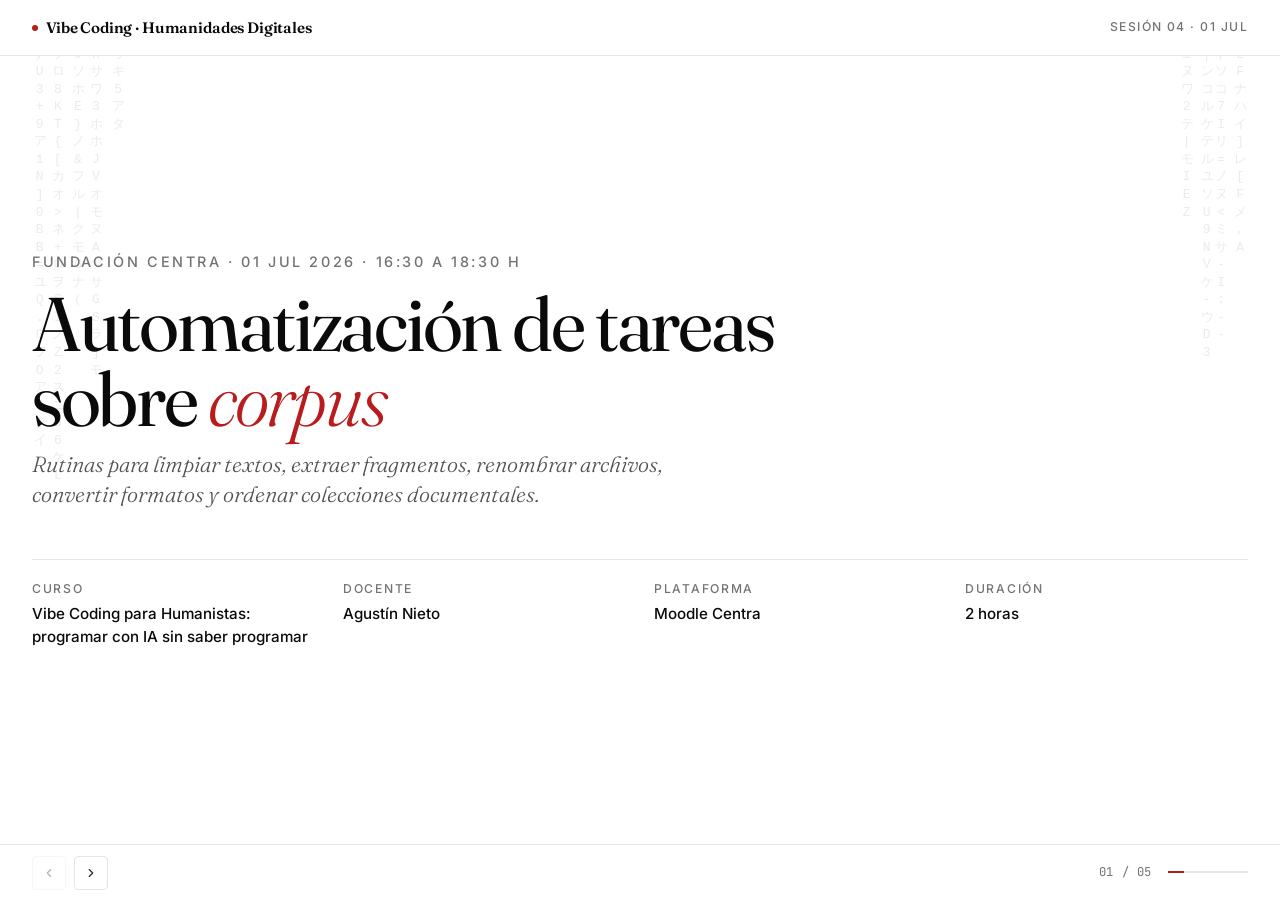
<file: OpenCode/Presentaciones/template-ppt/clase4.html>
<!DOCTYPE html>
<html lang="es">
<head>
    <meta charset="UTF-8">
    <meta name="viewport" content="width=device-width, initial-scale=1.0">
    <title>Clase 04: Automatización de tareas sobre corpus &middot; Fundaci&oacute;n CENTRA</title>
    <link rel="preconnect" href="https://fonts.googleapis.com">
    <link rel="preconnect" href="https://fonts.gstatic.com" crossorigin>
    <link href="https://fonts.googleapis.com/css2?family=Inter:wght@300;400;500;600;700&family=Fraunces:ital,opsz,wght@0,9..144,300..900;1,9..144,300..900&family=JetBrains+Mono:wght@400;500&display=swap" rel="stylesheet">
    <link rel="stylesheet" href="css/styles.css">
</head>
<body>
<header class="masthead">
        <div class="masthead-brand"><span class="masthead-brand-mark"></span>Vibe Coding &middot; Humanidades Digitales</div>
        <div class="masthead-meta">Sesión 04 &middot; 01 jul</div>
    </header>

<section class="slide cover active" data-slide="01">
        <div class="cover-overline">Fundación CENTRA &middot; 01 jul 2026 &middot; 16:30 a 18:30 h</div>
        <h1 class="cover-title">Automatización de tareas sobre <em>corpus</em></h1>
        <p class="cover-subtitle">Rutinas para limpiar textos, extraer fragmentos, renombrar archivos, convertir formatos y ordenar colecciones documentales.</p>
        <div class="cover-footer">
            <div class="cover-meta-item"><span class="cover-meta-label">Curso</span><span class="cover-meta-value">Vibe Coding para Humanistas: programar con IA sin saber programar</span></div>
            <div class="cover-meta-item"><span class="cover-meta-label">Docente</span><span class="cover-meta-value">Agustín Nieto</span></div>
            <div class="cover-meta-item"><span class="cover-meta-label">Plataforma</span><span class="cover-meta-value">Moodle Centra</span></div>
            <div class="cover-meta-item"><span class="cover-meta-label">Duración</span><span class="cover-meta-value">2 horas</span></div>
        </div>
    </section>

<section class="slide" data-slide="02">
        <span class="slide-number">02 / 05</span>
        <div class="eyebrow">Problema</div>
        <h2 class="slide-title">La investigación tiene mucho <em>trabajo repetitivo</em></h2>
        <p class="slide-lead">Renombrar archivos, limpiar encabezados, separar fragmentos y convertir formatos consume tiempo intelectual que podría usarse en interpretar.</p>
        <div class="rule"></div>
        <ul class="editorial-list">
            <li><span></span><div>Colecciones con nombres inconsistentes.</div></li>
<li><span></span><div>Textos con marcas, encabezados o caracteres problemáticos.</div></li>
<li><span></span><div>Archivos repartidos en carpetas sin criterio estable.</div></li>
<li><span></span><div>Datos que deben reorganizarse antes de poder analizarlos.</div></li>
        </ul>
    </section>

<section class="slide" data-slide="03">
        <span class="slide-number">03 / 05</span>
        <div class="eyebrow">Flujo</div>
        <h2 class="slide-title">Input, transformación, <em>output</em></h2>
        <p class="slide-lead">Automatizar es diseñar un flujo repetible. La clave no está solo en el script, sino en la claridad de los pasos.</p>
        <div class="rule"></div>
        <ul class="editorial-list">
            <li><span></span><div>Input: corpus original sin modificar.</div></li>
<li><span></span><div>Transformación: reglas explícitas y documentadas.</div></li>
<li><span></span><div>Output: archivos nuevos, nunca pérdida del original.</div></li>
<li><span></span><div>Registro: qué se hizo, cuándo y con qué script.</div></li>
        </ul>
    </section>

<section class="slide" data-slide="04">
        <span class="slide-number">04 / 05</span>
        <div class="eyebrow">Ejemplos</div>
        <h2 class="slide-title">Operaciones frecuentes sobre <em>documentos</em></h2>
        <p class="slide-lead">La IA puede ayudar a generar pequeñas rutinas que resuelvan tareas comunes de archivo y corpus.</p>
        <div class="rule"></div>
        <ul class="editorial-list">
            <li><span></span><div>Renombrar archivos según fecha, autor o fuente.</div></li>
<li><span></span><div>Convertir múltiples .docx o .pdf a .txt cuando sea posible.</div></li>
<li><span></span><div>Extraer líneas que contienen una palabra o patrón.</div></li>
<li><span></span><div>Eliminar duplicados, espacios excesivos o caracteres invisibles.</div></li>
        </ul>
    </section>

<section class="slide" data-slide="05">
        <span class="slide-number">05 / 05</span>
        <div class="eyebrow">Pipeline</div>
        <h2 class="slide-title">Pensar en rutinas <em>reutilizables</em></h2>
        <p class="slide-lead">Un buen script no resuelve solo el caso de hoy: deja una herramienta que puede adaptarse al próximo corpus.</p>
        <div class="rule"></div>
        <ul class="editorial-list">
            <li><span></span><div>Separar parámetros modificables del resto del código.</div></li>
<li><span></span><div>Comentar las decisiones de limpieza.</div></li>
<li><span></span><div>Probar con pocos archivos antes de correr sobre todo el corpus.</div></li>
<li><span></span><div>Guardar resultados intermedios para auditar el proceso.</div></li>
        </ul>
    </section>

<nav class="nav">
        <div class="nav-controls">
            <button id="prev-btn" class="nav-btn" aria-label="Anterior"><svg viewBox="0 0 24 24" fill="none" stroke="currentColor" stroke-width="2" stroke-linecap="round" stroke-linejoin="round"><polyline points="15 18 9 12 15 6"></polyline></svg></button>
            <button id="next-btn" class="nav-btn" aria-label="Siguiente"><svg viewBox="0 0 24 24" fill="none" stroke="currentColor" stroke-width="2" stroke-linecap="round" stroke-linejoin="round"><polyline points="9 18 15 12 9 6"></polyline></svg></button>
        </div>
        <div class="nav-progress"><span id="slide-counter">01 / 05</span><div class="nav-progress-bar"><div id="progress-fill" class="nav-progress-fill" style="width: 20.0%"></div></div></div>
    </nav>
    <script src="js/bg-code.js"></script>
    <script src="js/app.js"></script>
</body>
</html>
</file>
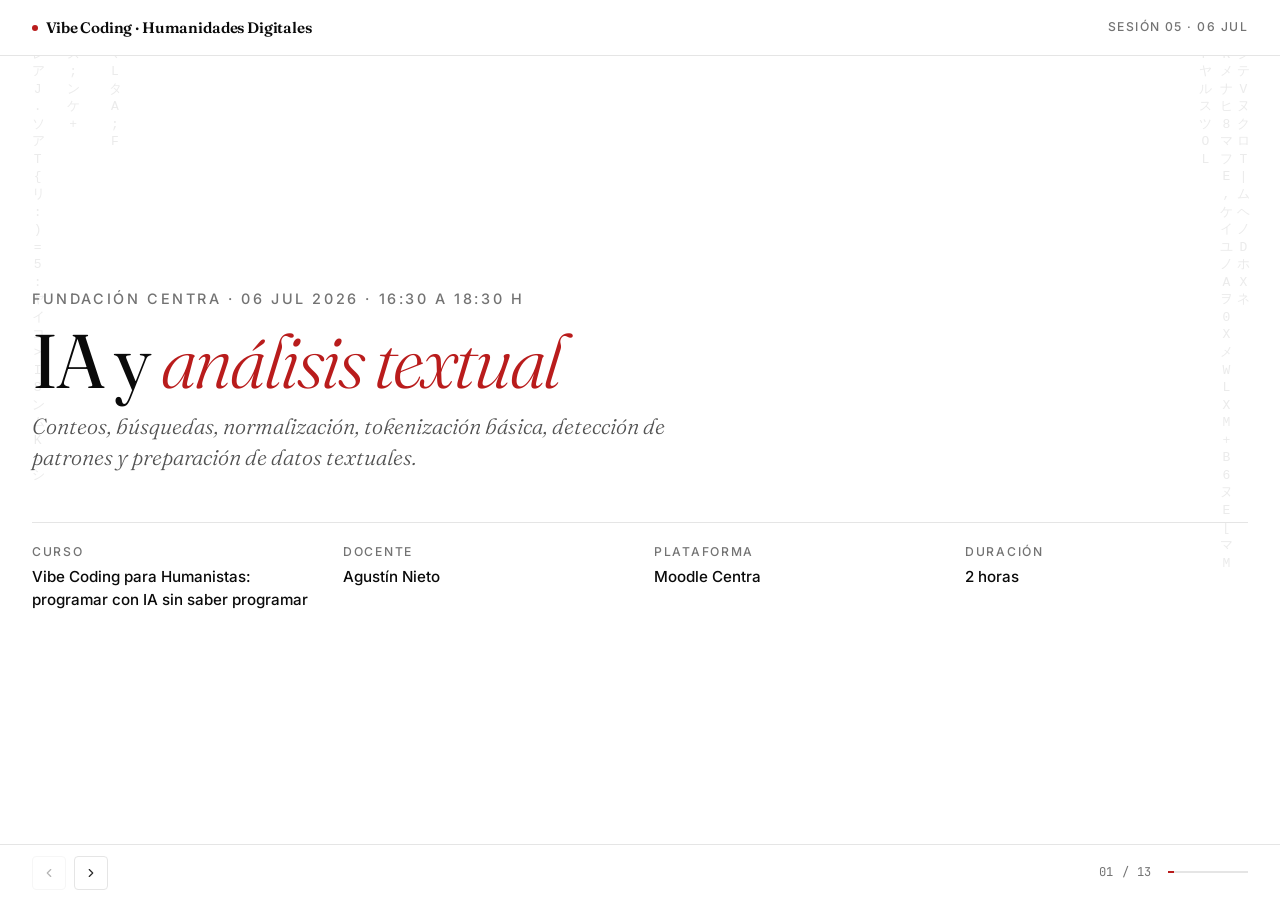
<file: OpenCode/Presentaciones/template-ppt/clase5.html>
<!DOCTYPE html>
<html lang="es">
<head>
    <meta charset="UTF-8">
    <meta name="viewport" content="width=device-width, initial-scale=1.0">
    <title>Clase 05: IA y análisis textual &middot; Fundaci&oacute;n CENTRA</title>
    <link rel="preconnect" href="https://fonts.googleapis.com">
    <link rel="preconnect" href="https://fonts.gstatic.com" crossorigin>
    <link href="https://fonts.googleapis.com/css2?family=Inter:wght@300;400;500;600;700&family=Fraunces:ital,opsz,wght@0,9..144,300..900;1,9..144,300..900&family=JetBrains+Mono:wght@400;500&display=swap" rel="stylesheet">
    <link rel="stylesheet" href="css/styles.css">
</head>
<body>

    <header class="masthead">
        <div class="masthead-brand"><span class="masthead-brand-mark"></span>Vibe Coding &middot; Humanidades Digitales</div>
        <div class="masthead-meta">Sesión 05 &middot; 06 jul</div>
    </header>

    <!-- Slide 01: Portada -->
    <section class="slide cover active" data-slide="01">
        <div class="cover-overline">Fundación CENTRA &middot; 06 jul 2026 &middot; 16:30 a 18:30 h</div>
        <h1 class="cover-title">IA y <em>análisis textual</em></h1>
        <p class="cover-subtitle">Conteos, búsquedas, normalización, tokenización básica, detección de patrones y preparación de datos textuales.</p>
        <div class="cover-footer">
            <div class="cover-meta-item"><span class="cover-meta-label">Curso</span><span class="cover-meta-value">Vibe Coding para Humanistas: programar con IA sin saber programar</span></div>
            <div class="cover-meta-item"><span class="cover-meta-label">Docente</span><span class="cover-meta-value">Agustín Nieto</span></div>
            <div class="cover-meta-item"><span class="cover-meta-label">Plataforma</span><span class="cover-meta-value">Moodle Centra</span></div>
            <div class="cover-meta-item"><span class="cover-meta-label">Duración</span><span class="cover-meta-value">2 horas</span></div>
        </div>
    </section>

    <!-- Slide 02: La idea -->
    <section class="slide" data-slide="02">
        <span class="slide-number">02 / 13</span>
        <div class="eyebrow">La idea</div>
        <h2 class="slide-title">Un agente no es solo un <em>modelo</em></h2>
        <p class="slide-lead">Lo que de verdad determina si un agente sirve es todo lo que lo rodea: cómo recuerda, cómo se le explica qué hacer, qué rol cumple, con qué servicios se conecta y hasta dónde puede llegar solo.</p>
        <div class="rule"></div>
        <div class="two-col">
            <div class="col-block">
                <ul class="editorial-list">
                    <li><span></span><div><strong>Memoria.</strong> Lo que recuerda en una conversación no es lo que guarda entre sesiones. Engram es la persistente: sobrevive al cierre.</div></li>
                    <li><span></span><div><strong>Instrucciones.</strong> AGENTS.md le dice cómo se trabaja acá. No hace nada por sí solo, pero le cambia el comportamiento.</div></li>
                    <li><span></span><div><strong>Roles.</strong> Agentes, skills y subagentes son cosas distintas. Llamarlos a todos «agente» trae confusión.</div></li>
                    <li><span></span><div><strong>Conexiones.</strong> MCP enlaza al agente con servicios externos: GitHub, docs, bases de datos. Sin MCP, cada integración es código a medida.</div></li>
                    <li><span></span><div><strong>Permisos.</strong> Un agente útil no es el que más puede hacer solo, sino el que sabe hasta dónde llegar.</div></li>
                </ul>
            </div>
            <div class="col-block">
                <pre style="font-family: var(--font-mono); font-size: 0.76rem; line-height: 1.6; background: var(--ink-50); border: 1px solid var(--ink-200); border-radius: 4px; padding: var(--s-3); color: var(--ink-700); margin: 0 0 var(--s-2) 0; white-space: pre; overflow-x: auto;">opencode/
├── opencode.json      <span style="color: var(--accent);">⟵ permisos</span>
├── AGENTS.md          <span style="color: var(--accent);">⟵ instrucciones</span>
├── agents/            <span style="color: var(--accent);">⟵ roles</span>
│   ├── build.md
│   ├── plan.md
│   └── orchestrator.md
├── skills/            <span style="color: var(--accent);">⟵ roles</span>
│   ├── sdd-apply/
│   └── ...
└── openspec/          <span style="color: var(--accent);">⟵ especificaciones</span>
    ├── specs/
    └── changes/</pre>
                <div style="display: flex; align-items: center; gap: var(--s-2); flex-wrap: nowrap;">
                    <div style="flex: 0 0 auto; font-family: var(--font-mono); font-size: 0.72rem; font-weight: 500; background: var(--ink-100); border: 1px solid var(--ink-300); border-radius: 4px; padding: 6px 10px; color: var(--ink-700); white-space: nowrap;">opencode<span style="color: var(--ink-400);"> (agente)</span></div>
                    <div style="flex: 0 0 auto; color: var(--accent); font-family: var(--font-mono); font-size: 1.1rem; line-height: 1;">⟶</div>
                    <div style="flex: 1; font-family: var(--font-mono); font-size: 0.72rem; background: var(--accent-soft); border: 1px solid var(--accent); border-radius: 4px; padding: 6px 10px; color: var(--ink-800); min-width: 0;">
                        <div style="font-weight: 600; color: var(--accent-strong); margin-bottom: 2px;">MCP <span style="color: var(--ink-500); font-weight: 400;">(servicios externos)</span></div>
                        <div>engram <span style="color: var(--accent);">⟵ memoria</span> · github · context7</div>
                    </div>
                </div>
            </div>
        </div>
    </section>

    <!-- Slide 03: Memoria — contexto vs persistencia -->
    <section class="slide" data-slide="03">
        <span class="slide-number">03 / 13</span>
        <div class="eyebrow">Idea 1 &middot; Memoria</div>
        <h2 class="slide-title">Lo que el agente <em>recuerda</em> y lo que el agente <em>guarda</em></h2>
        <p class="slide-lead">Un agente tiene dos formas de memoria. Una es la que usa mientras trabaja: lo que le pediste, lo que leyó, lo que devolvió la última herramienta. La otra vive fuera del modelo y le permite acordarse de cosas entre sesiones. Confundirlas es el error más común.</p>
        <div class="rule"></div>
        <div class="two-col">
            <div class="col-block">
                <h3>Ventana de contexto</h3>
                <p>Es la memoria del momento: lo que el agente tiene a la vista ahora. Se llena rápido y, cuando se satura, el rendimiento <strong>cae</strong>. Como la RAM de una computadora: sirve para el turno actual, no para acumular historia.</p>
            </div>
            <div class="col-block">
                <h3>Memoria persistente</h3>
                <p>Es lo que el agente guarda afuera y puede recuperar después, aunque cierre la sesión. El truco está en guardar <strong>señales útiles, no todo</strong>: si guardamos basura, recuperamos basura. Como un disco: hay que elegir qué vale la pena conservar.</p>
            </div>
        </div>
    </section>

    <!-- Slide 04: Agente vs AGENTS.md -->
    <section class="slide" data-slide="04">
        <span class="slide-number">04 / 13</span>
        <div class="eyebrow">Idea 2 &middot; Instrucciones</div>
        <h2 class="slide-title">El agente <em>actúa</em>; AGENTS.md <em>orienta</em></h2>
        <p class="slide-lead">Un agente es quien hace cosas: lee archivos, decide, ejecuta comandos, produce cambios. AGENTS.md es un archivo que le dice cómo se trabaja en ese repositorio. Uno ejecuta, el otro condiciona. Es una diferencia que parece menor, pero cambia todo.</p>
        <div class="rule"></div>
        <ul class="editorial-list">
            <li><span></span><div><strong>El agente.</strong> Es quien trabaja: lee, decide, ejecuta herramientas y produce cambios reales.</div></li>
            <li><span></span><div><strong>AGENTS.md.</strong> Un archivo de instrucciones: normas, convenciones y comandos del repositorio. No «hace nada» por sí solo, pero le cambia la forma de trabajar al agente.</div></li>
            <li><span></span><div><strong>La analogía.</strong> El README se escribe para humanos; el AGENTS.md se escribe para agentes. Dos públicos distintos, dos documentos distintos.</div></li>
            <li><span></span><div><strong>Ya está en serio.</strong> Más de 60.000 proyectos open source lo usan. Codex y OpenCode lo leen antes de empezar a trabajar.</div></li>
        </ul>
    </section>

    <!-- Slide 05: Taxonomía de agentes -->
    <section class="slide" data-slide="05">
        <span class="slide-number">05 / 13</span>
        <div class="eyebrow">Idea 3 &middot; Roles</div>
        <h2 class="slide-title">No todo lo que llamamos <em>agente</em> es lo mismo</h2>
        <p class="slide-lead">Cuando comparamos herramientas, solemos mezclar cosas de distinta naturaleza en la misma tabla. Separar los niveles ayuda a entender qué hace cada uno y a comparar con criterio, no por marca.</p>
        <div class="rule"></div>
        <ul class="editorial-list">
            <li><span></span><div><strong>Plataforma.</strong> Codex, OpenCode: el entorno completo, con interfaz, modelos y herramientas. El «sistema operativo» del agente.</div></li>
            <li><span></span><div><strong>Rol interno.</strong> Plan y Build en OpenCode: dos agentes primarios con permisos distintos. Uno diseña, el otro ejecuta.</div></li>
            <li><span></span><div><strong>Subagente.</strong> El que se especializa: explorar, investigar o resolver una tarea acotada y volver con un resultado.</div></li>
            <li><span></span><div><strong>Orquestador.</strong> OpenClaw y similares: la capa que coordina varios agentes, enruta tareas y gobierna el conjunto.</div></li>
        </ul>
    </section>

    <!-- Slide 06: Autonomía y control -->
    <section class="slide" data-slide="06">
        <span class="slide-number">06 / 13</span>
        <div class="eyebrow">Idea 4 &middot; Autonomía</div>
        <h2 class="slide-title">Autonomía <em>graduada</em>, no absoluta</h2>
        <p class="slide-lead">No todos los modos de autonomía hacen lo mismo. Algunos persiguen un objetivo hasta cumplirlo, otros repiten una tarea en intervalos, otros simplemente abren los permisos. La autonomía útil no es «menos clics»: es verificaciones y límites bien puestos.</p>
        <div class="rule"></div>
        <ul class="editorial-list">
            <li><span></span><div><strong>/goal.</strong> El agente sigue trabajando hasta que un evaluador independiente considera que se cumplió la condición. No es libertad, es persistencia con meta.</div></li>
            <li><span></span><div><strong>/loop.</strong> Vuelve a ejecutar un prompt en intervalos o con cadencia adaptativa. Útil para monitorear o iterar.</div></li>
            <li><span></span><div><strong>Permisos.</strong> Hay perfiles escalados, desde acceso mínimo hasta <code>:danger-full-access</code>. El primero es el default; el último, una decisión consciente.</div></li>
            <li><span></span><div><strong>«yolo».</strong> Jerga de comunidad, no un estándar. Significa «menos guardarraíles», pero no deja de ser shorthand: no es una primitiva del ecosistema.</div></li>
        </ul>
    </section>

    <!-- Slide 07: Arquitectura recomendada -->
    <section class="slide" data-slide="07">
        <span class="slide-number">07 / 13</span>
        <div class="eyebrow">Para llevar</div>
        <h2 class="slide-title">Cinco capas para un agente <em>que se pueda controlar</em></h2>
        <p class="slide-lead">Si hubiera que resumir la idea en una receta, sería esta: contexto breve, memoria selectiva, instrucciones mínimas, roles separados y permisos graduados. Cada capa suma capacidad, pero también suma riesgo. El truco está en saber cuánto de cada una.</p>
        <div class="rule"></div>
        <ul class="editorial-list">
            <li><span></span><div><strong>Contexto breve.</strong> Gestionar la ventana. Más contexto no es mejor memoria; a veces es sólo ruido.</div></li>
            <li><span></span><div><strong>Memoria selectiva.</strong> Guardar señales útiles, no todo. Si guardamos basura, recuperamos basura.</div></li>
            <li><span></span><div><strong>AGENTS.md mínimo.</strong> Un contrato corto y verificable. Lo inflado no ayuda: estorba.</div></li>
            <li><span></span><div><strong>Plan antes que Build.</strong> En cambios complejos, primero diseñar y después ejecutar. No al revés.</div></li>
            <li><span></span><div><strong>Permisos por tarea.</strong> Mínimo por defecto. Si hay que ampliar, que sea explícito y justificado.</div></li>
        </ul>
    </section>

    <!-- Slide 08: Riesgos y gobierno -->
    <section class="slide" data-slide="08">
        <span class="slide-number">08 / 13</span>
        <div class="eyebrow">Lo que puede salir mal</div>
        <h2 class="slide-title">Los agentes potentes <em>también se equivocan</em></h2>
        <p class="slide-lead">Un AGENTS.md bien hecho reduce tiempo y tokens; uno inflado los empeora. La seguridad de un agente no se resuelve con «un modelo mejor». Hay que diseñar los límites desde el principio.</p>
        <div class="rule"></div>
        <ul class="editorial-list">
            <li><span></span><div><strong>Context bloat.</strong> Demasiadas instrucciones introducen ruido. El agente lee más, pero entiende menos.</div></li>
            <li><span></span><div><strong>Permisos amplios.</strong> Memoria + herramientas + acceso total es una combinación poderosa, pero también frágil. Más capacidad, más superficie de ataque.</div></li>
            <li><span></span><div><strong>Recuperar basura.</strong> La memoria persistente que guarda todo, después recupera todo, incluidos los sesgos.</div></li>
            <li><span></span><div><strong>Cómo cuidarse.</strong> Instrucciones mínimas, permisos estrechos, revisión independiente, logs y sandbox. Lo aburrido, pero lo que funciona.</div></li>
        </ul>
    </section>

    <!-- Slide 09: Conclusiones -->
    <section class="slide" data-slide="09">
        <span class="slide-number">09 / 13</span>
        <div class="eyebrow">Para cerrar</div>
        <h2 class="slide-title">El problema no es el modelo; es el <em>ensamblaje</em></h2>
        <p class="slide-lead">Un agente no es mejor porque sea «más autónomo». Es mejor porque está mejor diseñado. La adopción seria pide sobriedad: menos ruido, más estructura.</p>
        <div class="rule"></div>
        <ul class="editorial-list">
            <li><span></span><div><strong>Separar memoria.</strong> Efímera y persistente no se mezclan. Cada una tiene su lugar.</div></li>
            <li><span></span><div><strong>AGENTS.md corto.</strong> Escribir lo mínimo verificable, no un manual. Menos es más.</div></li>
            <li><span></span><div><strong>Plan antes de Build.</strong> En cambios complejos, diseñar antes de ejecutar. Parece lento, pero es rápido.</div></li>
            <li><span></span><div><strong>Permisos mínimos.</strong> Estrechos por defecto. Autonomía amplia, sólo en entornos controlados.</div></li>
        </ul>
    </section>

    <!-- Slide 10: Contar, buscar, normalizar -->
    <section class="slide" data-slide="10">
        <span class="slide-number">10 / 13</span>
        <div class="eyebrow">ABC</div>
        <h2 class="slide-title">Contar, buscar, <em>normalizar</em></h2>
        <p class="slide-lead">Antes de cualquier técnica sofisticada, el análisis textual exige operaciones simples y bien controladas.</p>
        <div class="rule"></div>
        <ul class="editorial-list">
            <li><span></span><div>Conteo de palabras o expresiones por documento.</div></li>
            <li><span></span><div>Búsqueda de términos, variantes y coocurrencias.</div></li>
            <li><span></span><div>Normalización de mayúsculas, acentos y puntuación.</div></li>
            <li><span></span><div>Exportación de resultados para revisar fuera del script.</div></li>
        </ul>
    </section>

    <!-- Slide 11: Tokenización -->
    <section class="slide" data-slide="11">
        <span class="slide-number">11 / 13</span>
        <div class="eyebrow">Tokenización</div>
        <h2 class="slide-title">Dividir el texto en <em>unidades</em></h2>
        <p class="slide-lead">Tokenizar es convertir una secuencia textual en unidades analizables: palabras, frases, párrafos o documentos.</p>
        <div class="rule"></div>
        <ul class="editorial-list">
            <li><span></span><div>La unidad de análisis depende de la pregunta.</div></li>
            <li><span></span><div>No todo corpus necesita el mismo tratamiento.</div></li>
            <li><span></span><div>Las stopwords pueden ser ruido o evidencia, según el caso.</div></li>
            <li><span></span><div>Las decisiones de limpieza son decisiones metodológicas.</div></li>
        </ul>
    </section>

    <!-- Slide 12: Patrones -->
    <section class="slide" data-slide="12">
        <span class="slide-number">12 / 13</span>
        <div class="eyebrow">Patrones</div>
        <h2 class="slide-title">Detectar formas de <em>recurrencia</em></h2>
        <p class="slide-lead">La IA puede generar scripts para buscar patrones, pero la interpretación sigue dependiendo del conocimiento del corpus.</p>
        <div class="rule"></div>
        <ul class="editorial-list">
            <li><span></span><div>Patrones léxicos: palabras o expresiones repetidas.</div></li>
            <li><span></span><div>Patrones formales: fechas, nombres, lugares, hashtags.</div></li>
            <li><span></span><div>Patrones contextuales: palabras cercanas o combinaciones frecuentes.</div></li>
            <li><span></span><div>Verificación manual sobre muestras pequeñas.</div></li>
        </ul>
    </section>

    <!-- Slide 13: Crítica -->
    <section class="slide" data-slide="13">
        <span class="slide-number">13 / 13</span>
        <div class="eyebrow">Crítica</div>
        <h2 class="slide-title">El resultado no se acepta <em>sin revisión</em></h2>
        <p class="slide-lead">Todo análisis textual automático debe auditarse. La IA facilita el procesamiento, pero también puede introducir supuestos invisibles.</p>
        <div class="rule"></div>
        <ul class="editorial-list">
            <li><span></span><div>Revisar muestras al azar.</div></li>
            <li><span></span><div>Comparar resultados antes y después de limpiar.</div></li>
            <li><span></span><div>Guardar el corpus original y el corpus transformado.</div></li>
            <li><span></span><div>Documentar cada decisión de normalización.</div></li>
        </ul>
    </section>

    <nav class="nav">
        <div class="nav-controls">
            <button id="prev-btn" class="nav-btn" aria-label="Anterior"><svg viewBox="0 0 24 24" fill="none" stroke="currentColor" stroke-width="2" stroke-linecap="round" stroke-linejoin="round"><polyline points="15 18 9 12 15 6"></polyline></svg></button>
            <button id="next-btn" class="nav-btn" aria-label="Siguiente"><svg viewBox="0 0 24 24" fill="none" stroke="currentColor" stroke-width="2" stroke-linecap="round" stroke-linejoin="round"><polyline points="9 18 15 12 9 6"></polyline></svg></button>
        </div>
        <div class="nav-progress"><span id="slide-counter">01 / 13</span><div class="nav-progress-bar"><div id="progress-fill" class="nav-progress-fill" style="width: 7.69%"></div></div></div>
    </nav>

    <script src="js/bg-code.js"></script>
    <script src="js/app.js"></script>
</body>
</html>
</file>
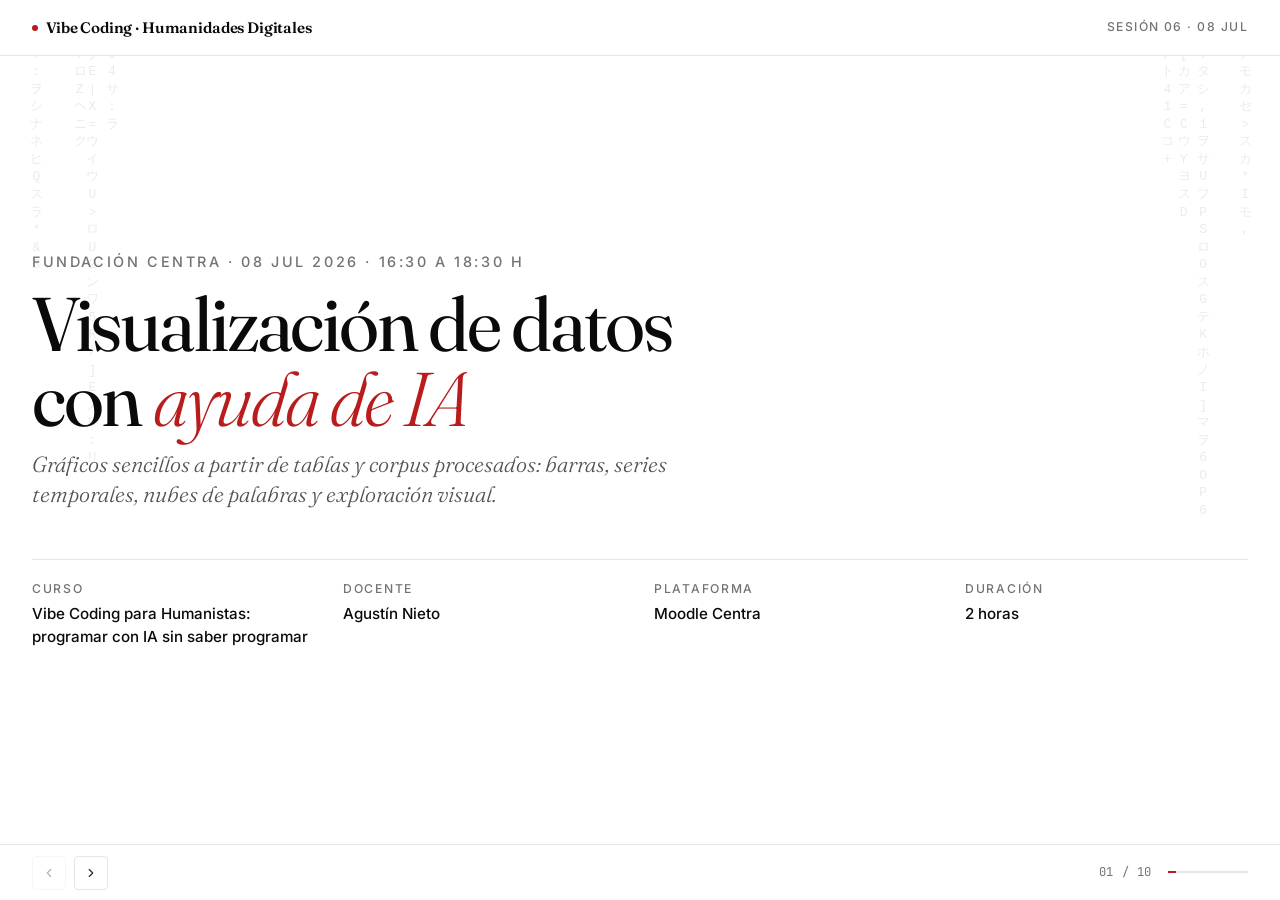
<file: OpenCode/Presentaciones/template-ppt/clase6.html>
<!DOCTYPE html>
<html lang="es">
<head>
    <meta charset="UTF-8">
    <meta name="viewport" content="width=device-width, initial-scale=1.0">
    <title>Clase 06: Visualización de datos con ayuda de IA &middot; Fundaci&oacute;n CENTRA</title>
    <link rel="preconnect" href="https://fonts.googleapis.com">
    <link rel="preconnect" href="https://fonts.gstatic.com" crossorigin>
    <link href="https://fonts.googleapis.com/css2?family=Inter:wght@300;400;500;600;700&family=Fraunces:ital,opsz,wght@0,9..144,300..900;1,9..144,300..900&family=JetBrains+Mono:wght@400;500&display=swap" rel="stylesheet">
    <link rel="stylesheet" href="css/styles.css">
</head>
<body>

    <header class="masthead">
        <div class="masthead-brand"><span class="masthead-brand-mark"></span>Vibe Coding &middot; Humanidades Digitales</div>
        <div class="masthead-meta">Sesión 06 &middot; 08 jul</div>
    </header>

    <!-- Slide 01: Portada -->
    <section class="slide cover active" data-slide="01">
        <div class="cover-overline">Fundación CENTRA &middot; 08 jul 2026 &middot; 16:30 a 18:30 h</div>
        <h1 class="cover-title">Visualización de datos con <em>ayuda de IA</em></h1>
        <p class="cover-subtitle">Gráficos sencillos a partir de tablas y corpus procesados: barras, series temporales, nubes de palabras y exploración visual.</p>
        <div class="cover-footer">
            <div class="cover-meta-item"><span class="cover-meta-label">Curso</span><span class="cover-meta-value">Vibe Coding para Humanistas: programar con IA sin saber programar</span></div>
            <div class="cover-meta-item"><span class="cover-meta-label">Docente</span><span class="cover-meta-value">Agustín Nieto</span></div>
            <div class="cover-meta-item"><span class="cover-meta-label">Plataforma</span><span class="cover-meta-value">Moodle Centra</span></div>
            <div class="cover-meta-item"><span class="cover-meta-label">Duración</span><span class="cover-meta-value">2 horas</span></div>
        </div>
    </section>

    <!-- Slide 02: Mapa general -->
    <section class="slide" data-slide="02">
        <span class="slide-number">02 / 10</span>
        <div class="eyebrow">La idea</div>
        <h2 class="slide-title">Tool, skill, MCP y plugin <em>no son lo mismo</em></h2>
        <p class="slide-lead">Cuando hablamos de “darle capacidades” a un agente, solemos mezclar cuatro cosas distintas. Conviene separarlas porque cada una resuelve un problema diferente.</p>
        <div class="rule"></div>
        <ul class="editorial-list">
            <li><span></span><div><strong>Tool.</strong> Una acción puntual que el agente puede invocar: leer un archivo, correr Python, consultar una base.</div></li>
            <li><span></span><div><strong>Skill.</strong> Un paquete de saber hacer: instrucciones, scripts, criterios, plantillas y procedimiento.</div></li>
            <li><span></span><div><strong>MCP.</strong> El enchufe estándar que conecta al agente con sistemas externos sin rehacer cada integración desde cero.</div></li>
            <li><span></span><div><strong>Plugin.</strong> Una extensión empaquetada para una plataforma concreta, con su propia distribución, permisos o interfaz.</div></li>
        </ul>
    </section>

    <!-- Slide 03: Tool -->
    <section class="slide" data-slide="03">
        <span class="slide-number">03 / 10</span>
        <div class="eyebrow">Tool</div>
        <h2 class="slide-title">La tool es la <em>acción mínima</em></h2>
        <p class="slide-lead">Una tool hace una cosa concreta. No “sabe” resolver una tarea compleja: ejecuta una operación. El razonamiento lo pone el agente.</p>
        <div class="rule"></div>
        <div class="two-col">
            <div class="col-block">
                <ul class="editorial-list">
                    <li><span></span><div><strong>Qué trae.</strong> Nombre, descripción, parámetros de entrada, resultado y límites de uso.</div></li>
                    <li><span></span><div><strong>Para qué sirve.</strong> Ejecutar una acción puntual: buscar, leer, consultar, transformar, exportar.</div></li>
                    <li><span></span><div><strong>La clave.</strong> La tool actúa; no decide el método general de trabajo.</div></li>
                </ul>
            </div>
            <div class="col-block">
                <div class="code-block"><span class="comment">tool conceptual</span><br><span class="keyword">tool</span>: <span class="func">buscar_en_sqlite</span><br>input: { consulta: <span class="string">"SELECT * FROM notas"</span> }<br>output: filas de la base</div>
            </div>
        </div>
    </section>

    <!-- Slide 04: Skill -->
    <section class="slide" data-slide="04">
        <span class="slide-number">04 / 10</span>
        <div class="eyebrow">Skill</div>
        <h2 class="slide-title">La skill enseña un <em>procedimiento</em></h2>
        <p class="slide-lead">Una skill no es sólo una función. Es una manera de trabajar bien una tarea que se repite: trae instrucciones, ejemplos, validadores y usa las tools que hagan falta.</p>
        <div class="rule"></div>
        <div class="two-col">
            <div class="col-block">
                <ul class="editorial-list">
                    <li><span></span><div><strong>Qué puede incluir.</strong> Instrucciones, scripts auxiliares, plantillas, ejemplos, esquemas JSON, validadores y advertencias.</div></li>
                    <li><span></span><div><strong>Para qué sirve.</strong> Encapsular un método experto para que el agente no improvise cada vez.</div></li>
                    <li><span></span><div><strong>La diferencia.</strong> Tool = “ejecutá esto”. Skill = “trabajá así y usá las tools necesarias”.</div></li>
                </ul>
            </div>
            <div class="col-block">
                <div class="code-block">skill_pdf_historico/<br>├── SKILL.md<br>├── scripts/<br>├── ejemplos/<br>├── reglas_ocr.md<br>└── normalizacion_metadatos.md</div>
            </div>
        </div>
    </section>

    <!-- Slide 05: MCP y plugin -->
    <section class="slide" data-slide="05">
        <span class="slide-number">05 / 10</span>
        <div class="eyebrow">Conexión y empaquetado</div>
        <h2 class="slide-title">MCP conecta; el plugin <em>empaqueta</em></h2>
        <p class="slide-lead">MCP no es una tool ni una skill: es el protocolo que deja conectar al agente con sistemas externos. Un plugin, en cambio, es una extensión pensada para una plataforma concreta.</p>
        <div class="rule"></div>
        <div class="two-col">
            <div class="col-block">
                <h3>MCP</h3>
                <p>Es un estándar abierto. Expone tools, recursos y prompts de forma interoperable. La misma integración puede servir para distintos clientes compatibles.</p>
                <ul class="editorial-list">
                    <li><span></span><div>Servidor MCP de GitHub</div></li>
                    <li><span></span><div>Servidor MCP de SQLite</div></li>
                    <li><span></span><div>Servidor MCP de Playwright</div></li>
                </ul>
            </div>
            <div class="col-block">
                <h3>Plugin</h3>
                <p>Es una extensión instalable dentro de una plataforma específica. Su sentido depende del ecosistema donde vive: ChatGPT, Codex, un IDE o cualquier app que soporte extensiones.</p>
                <ul class="editorial-list">
                    <li><span></span><div>App o conector de ChatGPT</div></li>
                    <li><span></span><div>Plugin de un IDE</div></li>
                    <li><span></span><div>Extensión específica de una plataforma</div></li>
                </ul>
            </div>
        </div>
    </section>

    <!-- Slide 06: Cuadro resumen -->
    <section class="slide" data-slide="06">
        <span class="slide-number">06 / 10</span>
        <div class="eyebrow">Cuadro resumen</div>
        <h2 class="slide-title">Cuatro conceptos, <em>cuatro funciones</em></h2>
        <p class="slide-lead">Si hubiera que quedarse con una sola regla práctica, sería esta: la skill le dice al agente cómo trabajar; la tool le permite actuar; MCP le da un enchufe estándar; el plugin empaqueta eso dentro de una plataforma.</p>
        <div class="feature-grid" style="margin-top: var(--s-3);">
            <div class="feature-card">
                <span class="num">TOOL</span>
                <h4>Acción puntual</h4>
                <p><strong>Qué es:</strong> una función invocable.<br><strong>Sirve para:</strong> ejecutar una operación concreta.<br><strong>Ejemplo:</strong> leer archivo, correr Python, consultar SQLite.</p>
            </div>
            <div class="feature-card">
                <span class="num">SKILL</span>
                <h4>Saber hacer</h4>
                <p><strong>Qué es:</strong> un paquete de procedimiento experto.<br><strong>Sirve para:</strong> repetir bien una tarea compleja.<br><strong>Ejemplo:</strong> skill para PDF, slides o scraping.</p>
            </div>
            <div class="feature-card">
                <span class="num">MCP</span>
                <h4>Protocolo</h4>
                <p><strong>Qué es:</strong> un estándar de conexión.<br><strong>Sirve para:</strong> enchufar sistemas externos al agente.<br><strong>Ejemplo:</strong> GitHub, Playwright, filesystem, SQLite.</p>
            </div>
            <div class="feature-card">
                <span class="num">PLUGIN</span>
                <h4>Paquete instalable</h4>
                <p><strong>Qué es:</strong> una extensión de plataforma.<br><strong>Sirve para:</strong> distribuir una capacidad con permisos e integración.<br><strong>Ejemplo:</strong> app de ChatGPT, extensión de IDE, plugin de Codex.</p>
            </div>
        </div>
    </section>

    <!-- Slide 07: Original 02 -->
    <section class="slide" data-slide="07">
        <span class="slide-number">07 / 10</span>
        <div class="eyebrow">Elección</div>
        <h2 class="slide-title">Mostrar datos es tomar una <em>decisión</em></h2>
        <p class="slide-lead">Una visualización no es decoración. Ordena la lectura, destaca relaciones y también puede ocultar problemas.</p>
        <div class="rule"></div>
        <ul class="editorial-list">
            <li><span></span><div>El gráfico debe responder una pregunta concreta.</div></li>
            <li><span></span><div>No todo dato necesita visualización.</div></li>
            <li><span></span><div>La escala, el orden y el color son decisiones interpretativas.</div></li>
            <li><span></span><div>La claridad vale más que el efecto visual.</div></li>
        </ul>
    </section>

    <!-- Slide 08: Original 03 -->
    <section class="slide" data-slide="08">
        <span class="slide-number">08 / 10</span>
        <div class="eyebrow">Tipos</div>
        <h2 class="slide-title">Elegir el gráfico según la <em>pregunta</em></h2>
        <p class="slide-lead">La IA puede sugerir gráficos, pero conviene saber cuándo cada tipo tiene sentido.</p>
        <div class="rule"></div>
        <ul class="editorial-list">
            <li><span></span><div>Barras: comparar categorías.</div></li>
            <li><span></span><div>Series temporales: observar cambios en el tiempo.</div></li>
            <li><span></span><div>Nubes de palabras: exploración inicial, no prueba concluyente.</div></li>
            <li><span></span><div>Dispersión: explorar relaciones entre variables.</div></li>
        </ul>
    </section>

    <!-- Slide 09: Original 04 -->
    <section class="slide" data-slide="09">
        <span class="slide-number">09 / 10</span>
        <div class="eyebrow">Prompt</div>
        <h2 class="slide-title">Cómo pedir un gráfico <em>útil</em></h2>
        <p class="slide-lead">Un buen pedido de visualización incluye datos, objetivo, variable principal, formato y criterio estético.</p>
        <div class="rule"></div>
        <ul class="editorial-list">
            <li><span></span><div>Indicar columnas disponibles y significado de cada una.</div></li>
            <li><span></span><div>Explicar qué comparación se quiere observar.</div></li>
            <li><span></span><div>Pedir etiquetas legibles y título interpretativo.</div></li>
            <li><span></span><div>Solicitar exportación en PNG/SVG y versión editable.</div></li>
        </ul>
    </section>

    <!-- Slide 10: Original 05 -->
    <section class="slide" data-slide="10">
        <span class="slide-number">10 / 10</span>
        <div class="eyebrow">Interpretación</div>
        <h2 class="slide-title">Del gráfico bonito al <em>gráfico correcto</em></h2>
        <p class="slide-lead">La IA puede producir una visualización visualmente atractiva pero metodológicamente pobre. Hay que revisar proporciones, escalas y etiquetas.</p>
        <div class="rule"></div>
        <ul class="editorial-list">
            <li><span></span><div>Verificar que no falten valores.</div></li>
            <li><span></span><div>Revisar que el eje no distorsione la comparación.</div></li>
            <li><span></span><div>Evitar colores que sugieran jerarquías falsas.</div></li>
            <li><span></span><div>Acompañar el gráfico con una lectura breve.</div></li>
        </ul>
    </section>

    <nav class="nav">
        <div class="nav-controls">
            <button id="prev-btn" class="nav-btn" aria-label="Anterior"><svg viewBox="0 0 24 24" fill="none" stroke="currentColor" stroke-width="2" stroke-linecap="round" stroke-linejoin="round"><polyline points="15 18 9 12 15 6"></polyline></svg></button>
            <button id="next-btn" class="nav-btn" aria-label="Siguiente"><svg viewBox="0 0 24 24" fill="none" stroke="currentColor" stroke-width="2" stroke-linecap="round" stroke-linejoin="round"><polyline points="9 18 15 12 9 6"></polyline></svg></button>
        </div>
        <div class="nav-progress"><span id="slide-counter">01 / 10</span><div class="nav-progress-bar"><div id="progress-fill" class="nav-progress-fill" style="width: 10%"></div></div></div>
    </nav>

    <script src="js/bg-code.js"></script>
    <script src="js/app.js"></script>
</body>
</html>
</file>
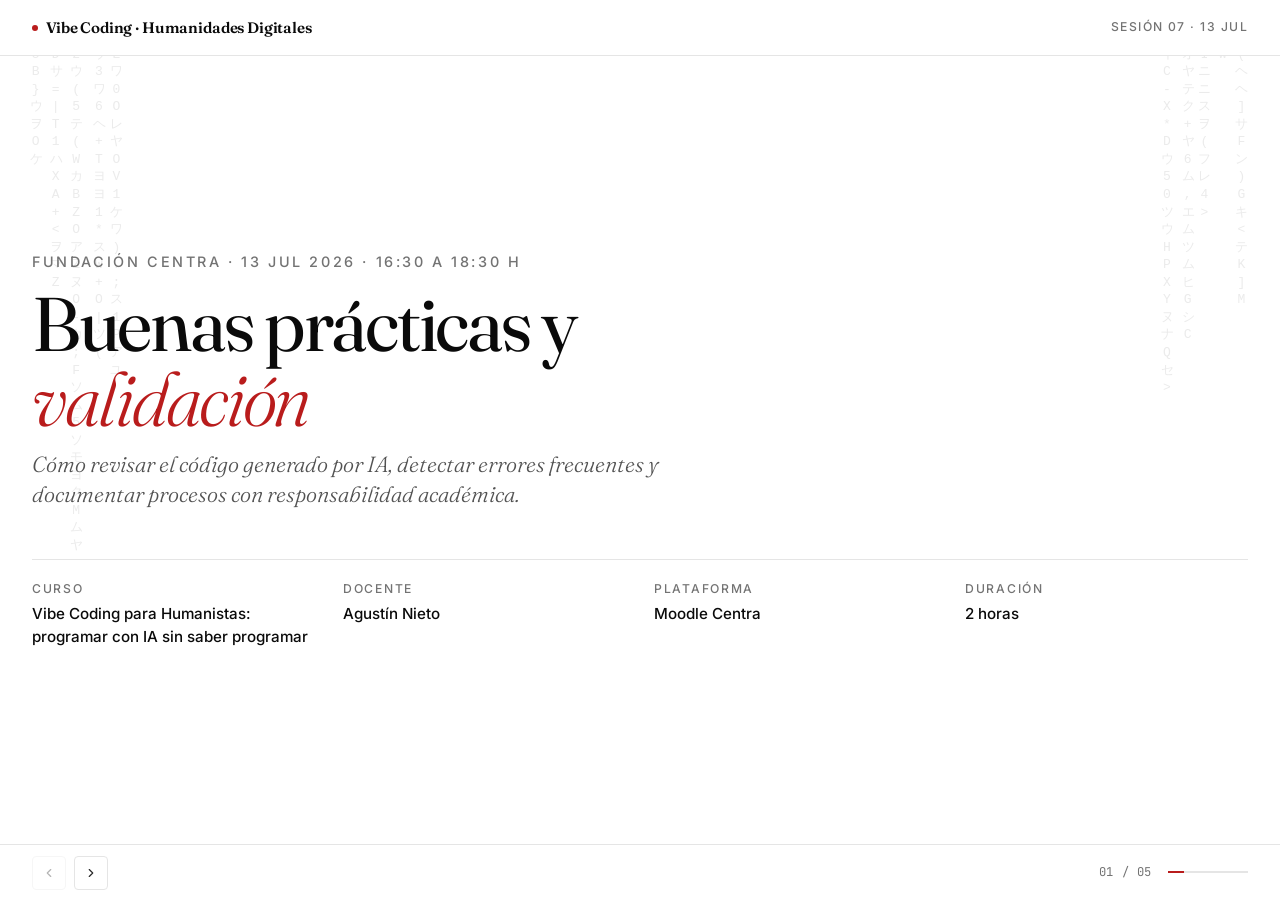
<file: OpenCode/Presentaciones/template-ppt/clase7.html>
<!DOCTYPE html>
<html lang="es">
<head>
    <meta charset="UTF-8">
    <meta name="viewport" content="width=device-width, initial-scale=1.0">
    <title>Clase 07: Buenas prácticas y validación &middot; Fundaci&oacute;n CENTRA</title>
    <link rel="preconnect" href="https://fonts.googleapis.com">
    <link rel="preconnect" href="https://fonts.gstatic.com" crossorigin>
    <link href="https://fonts.googleapis.com/css2?family=Inter:wght@300;400;500;600;700&family=Fraunces:ital,opsz,wght@0,9..144,300..900;1,9..144,300..900&family=JetBrains+Mono:wght@400;500&display=swap" rel="stylesheet">
    <link rel="stylesheet" href="css/styles.css">
</head>
<body>
<header class="masthead">
        <div class="masthead-brand"><span class="masthead-brand-mark"></span>Vibe Coding &middot; Humanidades Digitales</div>
        <div class="masthead-meta">Sesión 07 &middot; 13 jul</div>
    </header>

<section class="slide cover active" data-slide="01">
        <div class="cover-overline">Fundación CENTRA &middot; 13 jul 2026 &middot; 16:30 a 18:30 h</div>
        <h1 class="cover-title">Buenas prácticas y <em>validación</em></h1>
        <p class="cover-subtitle">Cómo revisar el código generado por IA, detectar errores frecuentes y documentar procesos con responsabilidad académica.</p>
        <div class="cover-footer">
            <div class="cover-meta-item"><span class="cover-meta-label">Curso</span><span class="cover-meta-value">Vibe Coding para Humanistas: programar con IA sin saber programar</span></div>
            <div class="cover-meta-item"><span class="cover-meta-label">Docente</span><span class="cover-meta-value">Agustín Nieto</span></div>
            <div class="cover-meta-item"><span class="cover-meta-label">Plataforma</span><span class="cover-meta-value">Moodle Centra</span></div>
            <div class="cover-meta-item"><span class="cover-meta-label">Duración</span><span class="cover-meta-value">2 horas</span></div>
        </div>
    </section>

<section class="slide" data-slide="02">
        <span class="slide-number">02 / 05</span>
        <div class="eyebrow">Riesgo</div>
        <h2 class="slide-title">La IA también <em>se equivoca</em></h2>
        <p class="slide-lead">Los modelos producen respuestas plausibles, no necesariamente correctas. En investigación, la plausibilidad no alcanza.</p>
        <div class="rule"></div>
        <ul class="editorial-list">
            <li><span></span><div>Errores de sintaxis: el código directamente no corre.</div></li>
<li><span></span><div>Errores lógicos: corre pero hace otra cosa.</div></li>
<li><span></span><div>Errores semánticos: interpreta mal el problema.</div></li>
<li><span></span><div>Alucinaciones: inventa funciones, archivos, columnas o resultados.</div></li>
        </ul>
    </section>

<section class="slide" data-slide="03">
        <span class="slide-number">03 / 05</span>
        <div class="eyebrow">Revisión</div>
        <h2 class="slide-title">Leer código como parte del <em>método</em></h2>
        <p class="slide-lead">No hace falta ser programador experto para revisar estructura, entradas, salidas y supuestos.</p>
        <div class="rule"></div>
        <ul class="editorial-list">
            <li><span></span><div>Identificar qué archivo lee y qué archivo escribe.</div></li>
<li><span></span><div>Buscar operaciones destructivas sobre datos originales.</div></li>
<li><span></span><div>Pedir explicación línea por línea.</div></li>
<li><span></span><div>Ejecutar pruebas pequeñas con resultados esperados.</div></li>
        </ul>
    </section>

<section class="slide" data-slide="04">
        <span class="slide-number">04 / 05</span>
        <div class="eyebrow">Alucinaciones</div>
        <h2 class="slide-title">Cuando el modelo <em>inventa</em></h2>
        <p class="slide-lead">Una respuesta segura puede ser falsa. La validación consiste en desconfiar productivamente.</p>
        <div class="rule"></div>
        <ul class="editorial-list">
            <li><span></span><div>Funciones que no existen o librerías mal citadas.</div></li>
<li><span></span><div>Columnas asumidas que no están en la tabla.</div></li>
<li><span></span><div>Rutas de archivo inventadas.</div></li>
<li><span></span><div>Conclusiones estadísticas sin cálculo verificable.</div></li>
        </ul>
    </section>

<section class="slide" data-slide="05">
        <span class="slide-number">05 / 05</span>
        <div class="eyebrow">Trazabilidad</div>
        <h2 class="slide-title">El código también es <em>evidencia</em></h2>
        <p class="slide-lead">En investigación académica, el proceso importa. Documentar prompts, versiones y decisiones permite reproducir y discutir resultados.</p>
        <div class="rule"></div>
        <ul class="editorial-list">
            <li><span></span><div>Guardar prompts relevantes junto al script.</div></li>
<li><span></span><div>Registrar versiones del corpus antes y después de limpiar.</div></li>
<li><span></span><div>Comentar decisiones metodológicas dentro del código.</div></li>
<li><span></span><div>Separar resultados exploratorios de resultados presentables.</div></li>
        </ul>
    </section>

<nav class="nav">
        <div class="nav-controls">
            <button id="prev-btn" class="nav-btn" aria-label="Anterior"><svg viewBox="0 0 24 24" fill="none" stroke="currentColor" stroke-width="2" stroke-linecap="round" stroke-linejoin="round"><polyline points="15 18 9 12 15 6"></polyline></svg></button>
            <button id="next-btn" class="nav-btn" aria-label="Siguiente"><svg viewBox="0 0 24 24" fill="none" stroke="currentColor" stroke-width="2" stroke-linecap="round" stroke-linejoin="round"><polyline points="9 18 15 12 9 6"></polyline></svg></button>
        </div>
        <div class="nav-progress"><span id="slide-counter">01 / 05</span><div class="nav-progress-bar"><div id="progress-fill" class="nav-progress-fill" style="width: 20.0%"></div></div></div>
    </nav>
    <script src="js/bg-code.js"></script>
    <script src="js/app.js"></script>
</body>
</html>
</file>
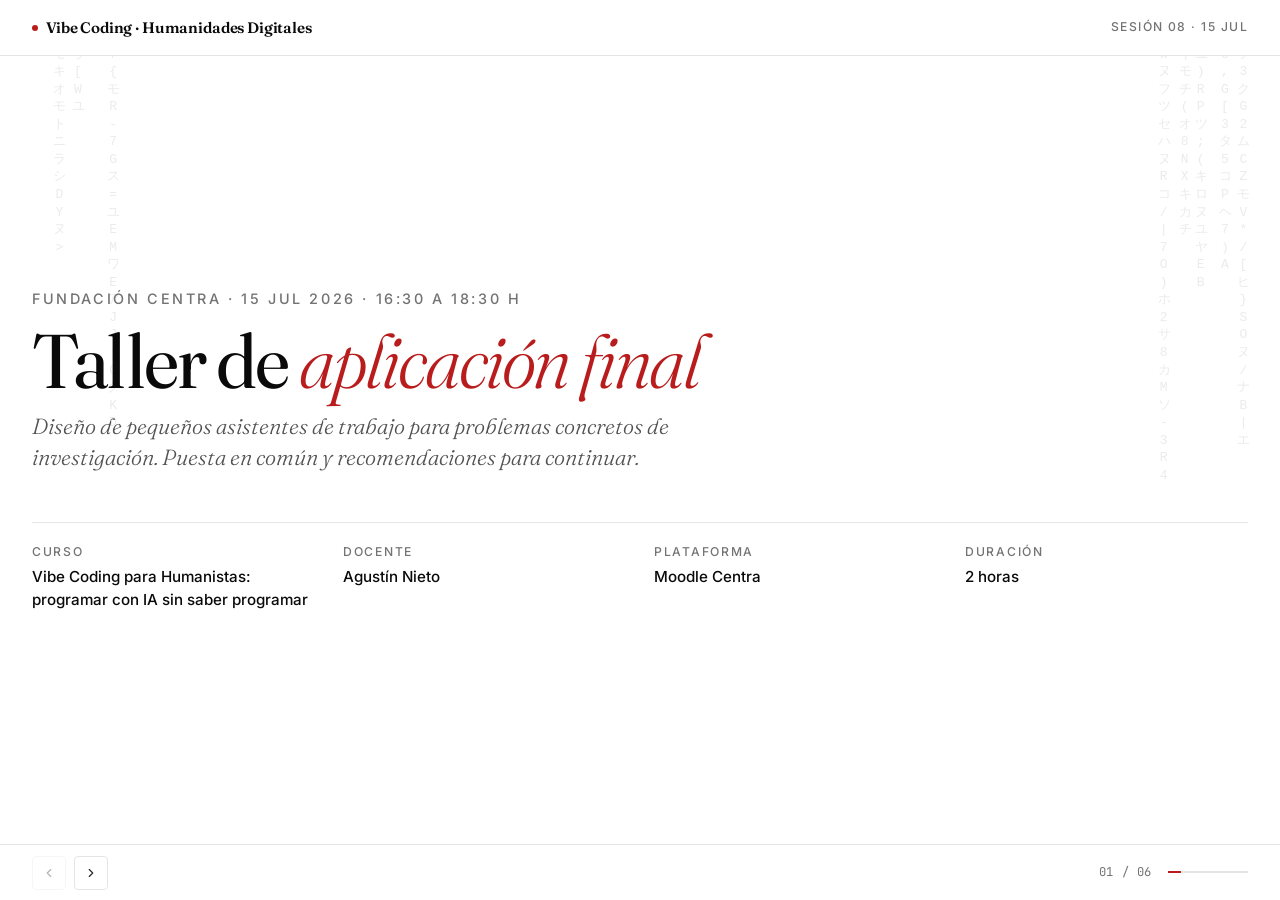
<file: OpenCode/Presentaciones/template-ppt/clase8.html>
<!DOCTYPE html>
<html lang="es">
<head>
    <meta charset="UTF-8">
    <meta name="viewport" content="width=device-width, initial-scale=1.0">
    <title>Clase 08: Taller de aplicación final &middot; Fundaci&oacute;n CENTRA</title>
    <link rel="preconnect" href="https://fonts.googleapis.com">
    <link rel="preconnect" href="https://fonts.gstatic.com" crossorigin>
    <link href="https://fonts.googleapis.com/css2?family=Inter:wght@300;400;500;600;700&family=Fraunces:ital,opsz,wght@0,9..144,300..900;1,9..144,300..900&family=JetBrains+Mono:wght@400;500&display=swap" rel="stylesheet">
    <link rel="stylesheet" href="css/styles.css">
</head>
<body>
<header class="masthead">
        <div class="masthead-brand"><span class="masthead-brand-mark"></span>Vibe Coding &middot; Humanidades Digitales</div>
        <div class="masthead-meta">Sesión 08 &middot; 15 jul</div>
    </header>

<section class="slide cover active" data-slide="01">
        <div class="cover-overline">Fundación CENTRA &middot; 15 jul 2026 &middot; 16:30 a 18:30 h</div>
        <h1 class="cover-title">Taller de <em>aplicación final</em></h1>
        <p class="cover-subtitle">Diseño de pequeños asistentes de trabajo para problemas concretos de investigación. Puesta en común y recomendaciones para continuar.</p>
        <div class="cover-footer">
            <div class="cover-meta-item"><span class="cover-meta-label">Curso</span><span class="cover-meta-value">Vibe Coding para Humanistas: programar con IA sin saber programar</span></div>
            <div class="cover-meta-item"><span class="cover-meta-label">Docente</span><span class="cover-meta-value">Agustín Nieto</span></div>
            <div class="cover-meta-item"><span class="cover-meta-label">Plataforma</span><span class="cover-meta-value">Moodle Centra</span></div>
            <div class="cover-meta-item"><span class="cover-meta-label">Duración</span><span class="cover-meta-value">2 horas</span></div>
        </div>
    </section>

<section class="slide" data-slide="02">
        <span class="slide-number">02 / 06</span>
        <div class="eyebrow">Formato</div>
        <h2 class="slide-title">Un taller para producir <em>algo propio</em></h2>
        <p class="slide-lead">La última sesión está orientada a intereses de quienes cursan. El objetivo no es cerrar con teoría sino con una rutina, prompt o script reutilizable.</p>
        <div class="rule"></div>
        <ul class="editorial-list">
            <li><span></span><div>Definir un problema concreto de investigación.</div></li>
<li><span></span><div>Traducirlo a una secuencia de pasos.</div></li>
<li><span></span><div>Construir una primera versión con IA.</div></li>
<li><span></span><div>Revisar límites, errores y posibles mejoras.</div></li>
        </ul>
    </section>

<section class="slide" data-slide="03">
        <span class="slide-number">03 / 06</span>
        <div class="eyebrow">Problemas</div>
        <h2 class="slide-title">Áreas posibles de <em>aplicación</em></h2>
        <p class="slide-lead">Cada participante puede trabajar con materiales propios o con ejemplos provistos por el curso.</p>
        <div class="rule"></div>
        <ul class="editorial-list">
            <li><span></span><div>Corpus periodístico: extracción y conteo de actores.</div></li>
<li><span></span><div>Entrevistas: segmentación temática preliminar.</div></li>
<li><span></span><div>Archivos: renombrado y ordenamiento documental.</div></li>
<li><span></span><div>Redes: preparación de tablas de vínculos.</div></li>
<li><span></span><div>Datos cualitativos: clasificación asistida y revisión manual.</div></li>
        </ul>
    </section>

<section class="slide" data-slide="04">
        <span class="slide-number">04 / 06</span>
        <div class="eyebrow">Asistente</div>
        <h2 class="slide-title">Diseñar una herramienta de <em>trabajo</em></h2>
        <p class="slide-lead">Un asistente de investigación no es magia: es una combinación de prompt, reglas, ejemplos y scripts pequeños.</p>
        <div class="rule"></div>
        <ul class="editorial-list">
            <li><span></span><div>Definir rol del asistente.</div></li>
<li><span></span><div>Indicar tipo de datos con los que trabaja.</div></li>
<li><span></span><div>Explicitar criterios de salida y validación.</div></li>
<li><span></span><div>Guardar instrucciones para reutilizarlas.</div></li>
        </ul>
    </section>

<section class="slide" data-slide="05">
        <span class="slide-number">05 / 06</span>
        <div class="eyebrow">Puesta en común</div>
        <h2 class="slide-title">Qué evaluar al <em>presentar</em></h2>
        <p class="slide-lead">La evaluación se centra en claridad del problema, adecuación de la solución y capacidad de revisar críticamente lo producido.</p>
        <div class="rule"></div>
        <ul class="editorial-list">
            <li><span></span><div>¿Qué problema resolvía?</div></li>
<li><span></span><div>¿Qué datos usó?</div></li>
<li><span></span><div>¿Qué produjo la IA?</div></li>
<li><span></span><div>¿Cómo se verificó?</div></li>
<li><span></span><div>¿Qué habría que mejorar en una segunda versión?</div></li>
        </ul>
    </section>

<section class="slide" data-slide="06">
        <span class="slide-number">06 / 06</span>
        <div class="eyebrow">Continuidad</div>
        <h2 class="slide-title">Después del curso: seguir <em>aprendiendo</em></h2>
        <p class="slide-lead">La competencia no termina al cierre del taller. Empieza cuando cada quien incorpora estas herramientas a su propio trabajo de forma sostenida.</p>
        <div class="rule"></div>
        <ul class="editorial-list">
            <li><span></span><div>Mantener una biblioteca personal de prompts útiles.</div></li>
<li><span></span><div>Crear plantillas para tareas recurrentes.</div></li>
<li><span></span><div>Documentar errores frecuentes y soluciones.</div></li>
<li><span></span><div>Compartir scripts con colegas y pedir revisión.</div></li>
        </ul>
    </section>

<nav class="nav">
        <div class="nav-controls">
            <button id="prev-btn" class="nav-btn" aria-label="Anterior"><svg viewBox="0 0 24 24" fill="none" stroke="currentColor" stroke-width="2" stroke-linecap="round" stroke-linejoin="round"><polyline points="15 18 9 12 15 6"></polyline></svg></button>
            <button id="next-btn" class="nav-btn" aria-label="Siguiente"><svg viewBox="0 0 24 24" fill="none" stroke="currentColor" stroke-width="2" stroke-linecap="round" stroke-linejoin="round"><polyline points="9 18 15 12 9 6"></polyline></svg></button>
        </div>
        <div class="nav-progress"><span id="slide-counter">01 / 06</span><div class="nav-progress-bar"><div id="progress-fill" class="nav-progress-fill" style="width: 16.666666666666668%"></div></div></div>
    </nav>
    <script src="js/bg-code.js"></script>
    <script src="js/app.js"></script>
</body>
</html>
</file>
<file: OpenCode/Presentaciones/template-ppt/css/styles.css>
/* ==========================================
   VIBE CODING - Sistema de presentacion
   Estilo editorial, academico y profesional
   Version: refactor responsive (grid 12, type fluida)
   ========================================== */

@import url('https://fonts.googleapis.com/css2?family=Inter:wght@300;400;500;600;700&family=Fraunces:ital,opsz,wght@0,9..144,300..900;1,9..144,300..900&family=JetBrains+Mono:wght@400;500&display=swap');

:root {
  /* INK */
  --ink-900: #0a0a0a;
  --ink-800: #1a1a1a;
  --ink-700: #2a2a2a;
  --ink-600: #525252;
  --ink-500: #737373;
  --ink-400: #a3a3a3;
  --ink-300: #d4d4d4;
  --ink-200: #e5e5e5;
  --ink-100: #f5f5f5;
  --ink-50:  #fafafa;
  --paper:   #ffffff;

  /* ACCENT */
  --accent:        #b91c1c;
  --accent-soft:   #fef2f2;
  --accent-strong: #7f1d1d;

  /* FONTS */
  --font-display: 'Fraunces', Georgia, serif;
  --font-sans:    'Inter', -apple-system, BlinkMacSystemFont, 'Segoe UI', sans-serif;
  --font-mono:    'JetBrains Mono', ui-monospace, monospace;

  /* TYPE SCALE — fluida, escala con viewport */
  --fs-base:   clamp(1rem, 0.92rem + 0.35vw, 1.1875rem);     /* 16px → 19px */
  --fs-lead:   clamp(1.125rem, 1.05rem + 0.4vw, 1.375rem);   /* 18 → 22 */
  --fs-title:  clamp(2rem, 1.5rem + 2.2vw, 3rem);            /* 32 → 48 */
  --fs-hero:   clamp(2.75rem, 1.6rem + 4.8vw, 4.75rem);      /* 44 → 76 */
  --fs-small:  clamp(0.85rem, 0.82rem + 0.1vw, 0.95rem);
  --fs-label:  clamp(0.7rem, 0.68rem + 0.1vw, 0.78rem);

  /* SPACING — escala 4-8pt, no se reduce con viewport */
  --s-0: 0.25rem;
  --s-1: 0.5rem;
  --s-2: 0.85rem;
  --s-3: 1.25rem;
  --s-4: 1.75rem;
  --s-5: 2.25rem;
  --s-6: 3rem;
  --s-7: 4rem;
  --s-8: 5.5rem;

  /* LAYOUT TOKENS */
  --content-max: 1600px;
  --content-pad: clamp(1.25rem, 2.5vw, 2.5rem);
  --gutter: clamp(1.25rem, 2.5vw, 2.5rem);
  --chrome-h: 56px;
}

*, *::before, *::after { margin: 0; padding: 0; box-sizing: border-box; }

html {
  height: 100%;
  -webkit-font-smoothing: antialiased;
  -moz-osx-font-smoothing: grayscale;
  text-size-adjust: 100%;
  overflow: hidden;
}

body {
  font-family: var(--font-sans);
  font-size: var(--fs-base);
  line-height: 1.55;
  color: var(--ink-900);
  background: var(--paper);
  height: 100vh;
  height: 100dvh;
  overflow: hidden;
  position: relative;
  padding: 0;
  box-sizing: border-box;
}

/* El padding se aplica al slide directamente porque masthead y nav son fixed */
.slide {
  padding-top: var(--chrome-h) !important;
  padding-bottom: var(--chrome-h) !important;
}

.masthead,
.nav {
  position: fixed;
}

.masthead {
  top: 0;
  left: 0;
  right: 0;
}

.nav {
  bottom: 0;
  left: 0;
  right: 0;
}

/* Sin nav inferior: indice.html */
body.no-footer {
  padding-bottom: 0;
}

/* Cuando no hay nav inferior (ej. indice.html de un solo slide),
   el grid de 3 filas deja una fila vacía. Esta clase colapsa esa fila
   y compensa el espacio con padding-top para que el contenido no quede
   muy abajo (compensando la mitad de la altura de la nav ausente). */
body.no-footer {
  grid-template-rows: var(--chrome-h) 1fr;
}

body.no-footer .cover {
  justify-content: center !important;
  align-content: safe center;
  padding-top: 0 !important;
}

/* Si hay fondo animado, las cards se vuelven translucidas
   para que el código se vea a través */
body:has(.code-rain) .feature-card {
  background: rgba(255, 255, 255, 0.78);
  backdrop-filter: blur(4px);
  -webkit-backdrop-filter: blur(4px);
}

body:has(.code-rain) .feature-grid,
body:has(.code-rain) .feature-grid-4x2 {
  background: rgba(229, 229, 229, 0.4);
  border-color: rgba(229, 229, 229, 0.4);
}

::selection { background: var(--accent); color: var(--paper); }

/* ==========================================
   FONDO DECORATIVO: lluvia Matrix en margenes
   ========================================== */
.matrix-rain {
  position: fixed;
  inset: 0;
  z-index: 0;
  pointer-events: none;
  overflow: hidden;
}

.matrix-rain-col {
  position: absolute;
  top: -200px;
  display: flex;
  flex-direction: column;
  font-family: 'Courier New', Courier, ui-monospace, monospace;
  font-size: 13px;
  line-height: 1.35;
  color: var(--ink-700);
  opacity: 0.14;
  animation: matrix-fall linear infinite;
  white-space: nowrap;
  user-select: none;
  /* Padding para que los caracteres no se peguen entre si */
  padding-right: 12px;
  /* Ancho explicito para reservar espacio y evitar solapamiento */
  width: 12px;
}

.matrix-rain-col .matrix-rain-char {
  display: block;
  width: 12px;
  text-align: center;
  animation: matrix-flicker 6s steps(2) infinite;
}

/* Cabeza de la columna: mas oscura y nitida (ef Matrix) */
.matrix-rain-char:nth-child(1) {
  color: var(--ink-900);
  font-weight: 500;
}
.matrix-rain-char:nth-child(2) {
  color: var(--ink-800);
}
.matrix-rain-char:nth-child(3) {
  color: var(--ink-600);
}
.matrix-rain-char:nth-child(n+4) {
  color: var(--ink-500);
}

@keyframes matrix-fall {
  0%   { transform: translateY(0); }
  100% { transform: translateY(calc(100vh + 120px + 30em)); }
}

@keyframes matrix-flicker {
  0%, 78%  { opacity: 1; }
  82%      { opacity: 0.3; }
  86%      { opacity: 1; }
  92%      { opacity: 0.5; }
  100%     { opacity: 1; }
}

@media (max-width: 900px) {
  .matrix-rain { display: none; }
}

@media print {
  .matrix-rain { display: none; }
}

/* ==========================================
   MASTHEAD (chrome superior)
   ========================================== */
.masthead {
  position: fixed;
  top: 0;
  left: 0;
  right: 0;
  z-index: 100;
  height: var(--chrome-h);
  padding: 0 var(--content-pad);
  display: flex;
  justify-content: space-between;
  align-items: center;
  gap: var(--s-3);
  background: rgba(255, 255, 255, 0.94);
  backdrop-filter: saturate(180%) blur(12px);
  -webkit-backdrop-filter: saturate(180%) blur(12px);
  border-bottom: 1px solid var(--ink-200);
}

.masthead-brand {
  font-family: var(--font-display);
  font-size: 0.95rem;
  font-weight: 600;
  letter-spacing: -0.01em;
  color: var(--ink-900);
  display: flex;
  align-items: center;
  gap: var(--s-1);
  min-width: 0;
}

.masthead-brand-mark {
  display: inline-block;
  width: 6px; height: 6px;
  background: var(--accent);
  border-radius: 50%;
  flex-shrink: 0;
}

.masthead-meta {
  font-size: var(--fs-label);
  text-transform: uppercase;
  letter-spacing: 0.12em;
  color: var(--ink-500);
  font-weight: 500;
  white-space: nowrap;
}

/* ==========================================
   SLIDE — viewport completo, sin scroll
   ========================================== */
.slide {
  display: none;
  min-height: 0;
  height: 100%;
  width: 100%;
  max-width: var(--content-max);
  margin: 0 auto;
  padding: var(--s-3) var(--content-pad) var(--s-4);
  opacity: 0;
  overflow: hidden;
}

.slide.active {
  display: flex;
  flex-direction: column;
  justify-content: center;
  /* Si el contenido es más alto que el viewport, anclar arriba (no centrar y cortar) */
  align-content: safe center;
  animation: reveal 0.55s cubic-bezier(0.22, 1, 0.36, 1) forwards;
}

/* En slides con cover (portada) queremos anclar arriba/abajo, no centrar */
.slide.active.cover {
  justify-content: space-between;
}

@keyframes reveal {
  from { opacity: 0; transform: translateY(12px); }
  to   { opacity: 1; transform: translateY(0); }
}

.slide > * { min-width: 0; }

.slide-number {
  position: absolute;
  top: var(--s-3);
  right: var(--content-pad);
  font-family: var(--font-mono);
  font-size: var(--fs-label);
  color: var(--ink-400);
  letter-spacing: 0.05em;
}

/* ==========================================
   EYEBROW
   ========================================== */
.eyebrow {
  font-size: var(--fs-label);
  font-weight: 600;
  text-transform: uppercase;
  letter-spacing: 0.16em;
  color: var(--accent);
  margin-bottom: var(--s-2);
  display: inline-flex;
  align-items: center;
  gap: var(--s-1);
}

.eyebrow::before {
  content: '';
  display: inline-block;
  width: 22px;
  height: 1px;
  background: var(--accent);
  flex-shrink: 0;
}

/* ==========================================
   TIPOGRAFIA PRINCIPAL
   ========================================== */
.slide-title {
  font-family: var(--font-display);
  font-size: var(--fs-title);
  font-weight: 400;
  line-height: 1.05;
  letter-spacing: -0.02em;
  color: var(--ink-900);
  margin-bottom: var(--s-3);
  max-width: none;
}

.slide-title em {
  font-style: italic;
  font-weight: 300;
  color: var(--accent);
}

.slide-lead {
  font-size: var(--fs-lead);
  line-height: 1.45;
  color: var(--ink-600);
  max-width: 70ch;
  font-weight: 400;
}

/* ==========================================
   LINEAS
   ========================================== */
.rule {
  width: 100%;
  height: 1px;
  background: var(--ink-200);
  margin: var(--s-3) 0;
}

.rule-short {
  width: 40px;
  height: 2px;
  background: var(--accent);
  margin-bottom: var(--s-2);
}

/* ==========================================
   PORTADA (slide.cover)
   ========================================== */
.cover {
  text-align: left;
  justify-content: center !important;
  align-content: safe center;
  padding-top: var(--s-3) !important;
  padding-bottom: var(--s-3) !important;
}

.cover-overline {
  font-size: var(--fs-small);
  font-weight: 500;
  text-transform: uppercase;
  letter-spacing: 0.18em;
  color: var(--ink-500);
  margin-bottom: var(--s-2);
}

.cover-title {
  font-family: var(--font-display);
  font-size: var(--fs-hero);
  font-weight: 400;
  line-height: 0.98;
  letter-spacing: -0.03em;
  color: var(--ink-900);
  margin-bottom: var(--s-2);
  max-width: 16ch;
}

.cover-title em {
  font-style: italic;
  font-weight: 300;
  color: var(--accent);
}

.cover-subtitle {
  font-family: var(--font-display);
  font-size: var(--fs-lead);
  font-weight: 300;
  font-style: italic;
  color: var(--ink-600);
  max-width: 50ch;
  line-height: 1.4;
  margin-bottom: var(--s-4);
}

.cover-footer {
  display: grid;
  grid-template-columns: repeat(auto-fit, minmax(180px, 1fr));
  gap: var(--s-3) var(--s-4);
  border-top: 1px solid var(--ink-200);
  padding-top: var(--s-3);
  margin-top: var(--s-3);
}

.cover-meta-item {
  display: flex;
  flex-direction: column;
  gap: 3px;
  min-width: 0;
}

.cover-meta-label {
  font-size: var(--fs-label);
  text-transform: uppercase;
  letter-spacing: 0.14em;
  color: var(--ink-500);
  font-weight: 500;
}

.cover-meta-value {
  font-size: 0.95rem;
  color: var(--ink-900);
  font-weight: 500;
  overflow-wrap: break-word;
}

/* ==========================================
   EDITORIAL LIST — FIX: bullet absolute, texto en flujo
   ========================================== */
.editorial-list {
  list-style: none;
  display: flex;
  flex-direction: column;
  margin-top: var(--s-2);
  max-width: none;
}

.editorial-list li {
  position: relative;
  padding: var(--s-2) 0 var(--s-2) 28px;
  font-size: var(--fs-base);
  line-height: 1.5;
  color: var(--ink-700);
  border-bottom: 1px solid var(--ink-100);
}

.editorial-list li:last-child { border-bottom: none; }

.editorial-list li::before {
  content: '';
  position: absolute;
  left: 4px;
  top: 1.35em;
  width: 8px;
  height: 8px;
  background: var(--accent);
}

.editorial-list strong {
  color: var(--ink-900);
  font-weight: 600;
}

/* ==========================================
   DOS COLUMNAS
   ========================================== */
.two-col {
  display: grid;
  grid-template-columns: repeat(2, minmax(0, 1fr));
  gap: var(--s-5);
  margin-top: var(--s-2);
  align-items: start;
}

.col-block { min-width: 0; }

.col-block h3 {
  font-family: var(--font-display);
  font-size: 1.35rem;
  font-weight: 500;
  letter-spacing: -0.01em;
  color: var(--ink-900);
  margin-bottom: var(--s-2);
}

.col-block p {
  color: var(--ink-600);
  font-size: var(--fs-base);
  line-height: 1.55;
}

/* ==========================================
   FEATURE GRID
   ========================================== */
.feature-grid {
  display: grid;
  grid-template-columns: repeat(auto-fit, minmax(220px, 1fr));
  gap: 1px;
  background: var(--ink-200);
  border: 1px solid var(--ink-200);
  margin-top: var(--s-2);
}

/* Quita el subrayado de los feature-card cuando son <a> */
a.feature-card,
a.feature-card:link,
a.feature-card:visited {
  text-decoration: none;
  color: inherit;
}

a.feature-card:hover {
  background: var(--ink-50);
  color: inherit;
}

a.feature-card:focus-visible {
  outline: 2px solid var(--accent);
  outline-offset: -2px;
}

/* Grid fijo 4 columnas x 2 filas (para indice / horarios) */
.feature-grid-4x2 {
  display: grid;
  grid-template-columns: repeat(4, minmax(0, 1fr));
  gap: 1px;
  background: var(--ink-200);
  border: 1px solid var(--ink-200);
  margin-top: var(--s-2);
}

.feature-grid-4x2 .feature-card {
  padding: var(--s-3);
}

.feature-grid-4x2 .feature-card h4 {
  font-size: 1.2rem;
  margin-bottom: 6px;
  line-height: 1.2;
}

.feature-grid-4x2 .feature-card p {
  font-size: 0.88rem;
  line-height: 1.5;
}

@media (max-width: 1100px) {
  .feature-grid-4x2 { grid-template-columns: repeat(2, minmax(0, 1fr)); }
}

.feature-card {
  background: var(--paper);
  padding: var(--s-3);
  transition: background 0.2s ease;
  min-width: 0;
}

.feature-card:hover { background: var(--ink-50); }

.feature-card .num {
  font-family: var(--font-mono);
  font-size: var(--fs-label);
  color: var(--accent);
  letter-spacing: 0.05em;
  display: block;
  margin-bottom: var(--s-1);
}

.feature-card h4 {
  font-family: var(--font-display);
  font-size: 1.15rem;
  font-weight: 500;
  letter-spacing: -0.01em;
  color: var(--ink-900);
  margin-bottom: 6px;
}

.feature-card p {
  color: var(--ink-600);
  font-size: 0.9rem;
  line-height: 1.5;
}

/* ==========================================
   TIMELINE
   ========================================== */
.timeline {
  margin-top: var(--s-2);
  border-left: 1px solid var(--ink-200);
  padding-left: var(--s-3);
  max-width: none;
}

.timeline-item {
  position: relative;
  padding-bottom: var(--s-3);
  cursor: default;
}

.timeline-item:last-child { padding-bottom: 0; }

.timeline-item::before {
  content: '';
  position: absolute;
  left: calc(-1 * var(--s-3) - 4px);
  top: 5px;
  width: 8px;
  height: 8px;
  background: var(--paper);
  border: 1.5px solid var(--ink-300);
  border-radius: 50%;
  transition: all 0.2s ease;
}

.timeline-item:hover::before {
  background: var(--accent);
  border-color: var(--accent);
  transform: scale(1.2);
}

.timeline-step {
  font-family: var(--font-mono);
  font-size: var(--fs-label);
  color: var(--accent);
  text-transform: uppercase;
  letter-spacing: 0.08em;
  font-weight: 500;
  display: block;
}

.timeline-item h4 {
  font-family: var(--font-display);
  font-size: 1.2rem;
  font-weight: 500;
  letter-spacing: -0.01em;
  color: var(--ink-900);
  margin: 4px 0 4px;
  line-height: 1.2;
}

.timeline-item p {
  color: var(--ink-600);
  font-size: 0.95rem;
  line-height: 1.5;
}

/* Timeline con tipografía más generosa para slides con pocas sesiones */
.timeline-lg .timeline-item {
  padding-bottom: var(--s-4);
}

.timeline-lg .timeline-item h4 {
  font-size: 1.4rem;
  margin: 6px 0 6px;
}

.timeline-lg .timeline-item p {
  font-size: 1.05rem;
  line-height: 1.55;
}

/* ==========================================
   PULL QUOTE
   ========================================== */
.pull-quote {
  max-width: 50ch;
  margin: var(--s-2) 0;
}

.pull-quote blockquote {
  font-family: var(--font-display);
  font-size: clamp(1.5rem, 1.2rem + 1.2vw, 2.1rem);
  font-weight: 300;
  font-style: italic;
  line-height: 1.2;
  letter-spacing: -0.02em;
  color: var(--ink-900);
  margin-bottom: var(--s-2);
}

.pull-quote cite {
  font-style: normal;
  font-size: var(--fs-small);
  color: var(--ink-500);
  font-weight: 500;
  letter-spacing: 0.05em;
  text-transform: uppercase;
  display: flex;
  align-items: center;
  gap: var(--s-1);
}

.pull-quote cite::before {
  content: '';
  display: inline-block;
  width: 22px;
  height: 1px;
  background: var(--accent);
  flex-shrink: 0;
}

/* ==========================================
   CODE BLOCK
   ========================================== */
.code-block {
  background: var(--ink-900);
  color: var(--ink-100);
  border-radius: 4px;
  padding: var(--s-3) var(--s-3);
  font-family: var(--font-mono);
  font-size: 0.82rem;
  line-height: 1.6;
  overflow: auto;
  margin-top: var(--s-2);
  max-height: 100%;
}

.code-block .comment { color: var(--ink-500); font-style: italic; }
.code-block .keyword { color: #f87171; }
.code-block .string  { color: #86efac; }
.code-block .func    { color: #93c5fd; }

/* ==========================================
   COLOPHON
   ========================================== */
.colophon {
  display: grid;
  grid-template-columns: minmax(0, 1fr) auto;
  align-items: end;
  gap: var(--s-3);
  margin-top: var(--s-3);
  padding-top: var(--s-2);
  border-top: 1px solid var(--ink-200);
}

.colophon p {
  font-size: 0.85rem;
  color: var(--ink-500);
}

.colophon strong {
  color: var(--ink-900);
  font-weight: 600;
}

/* ==========================================
   NAV INFERIOR (chrome simetrico)
   ========================================== */
.nav {
  position: fixed;
  bottom: 0;
  left: 0;
  right: 0;
  height: var(--chrome-h);
  z-index: 100;
  padding: 0 var(--content-pad);
  display: flex;
  justify-content: space-between;
  align-items: center;
  gap: var(--s-3);
  background: rgba(255, 255, 255, 0.94);
  backdrop-filter: saturate(180%) blur(12px);
  -webkit-backdrop-filter: saturate(180%) blur(12px);
  border-top: 1px solid var(--ink-200);
}

.nav-controls {
  display: flex;
  align-items: center;
  gap: var(--s-1);
}

.nav-btn {
  width: 34px;
  height: 34px;
  border: 1px solid var(--ink-200);
  background: var(--paper);
  color: var(--ink-700);
  border-radius: 4px;
  cursor: pointer;
  display: flex;
  align-items: center;
  justify-content: center;
  transition: all 0.15s ease;
}

.nav-btn:hover:not(:disabled) {
  border-color: var(--ink-900);
  color: var(--ink-900);
}

.nav-btn:disabled {
  opacity: 0.35;
  cursor: not-allowed;
}

.nav-btn svg { width: 14px; height: 14px; }

.nav-progress {
  font-family: var(--font-mono);
  font-size: var(--fs-label);
  color: var(--ink-500);
  letter-spacing: 0.05em;
  display: flex;
  align-items: center;
  gap: var(--s-1);
}

.nav-progress-bar {
  width: 80px;
  height: 2px;
  background: var(--ink-200);
  position: relative;
  margin-left: var(--s-1);
}

.nav-progress-fill {
  position: absolute;
  top: 0; left: 0;
  height: 100%;
  background: var(--accent);
  transition: width 0.4s ease;
}

/* ==========================================
   UTILIDADES
   ========================================== */
.muted   { color: var(--ink-500); }
.accent  { color: var(--accent); }
.mono    { font-family: var(--font-mono); }
.serif   { font-family: var(--font-display); }
.italic  { font-style: italic; }

/* ==========================================
   RESPONSIVE
   ========================================== */

/* laptops chicas / proyectores SVGA 1024 */
@media (max-width: 1100px) {
  :root {
    --content-max: 100%;
    --fs-title: clamp(1.75rem, 1.4rem + 1.8vw, 2.5rem);
    --fs-hero:  clamp(2.5rem, 1.5rem + 4vw, 4rem);
  }
  .feature-grid { grid-template-columns: repeat(2, minmax(0, 1fr)); }
  .two-col { gap: var(--s-4); }
  .col-block h3 { font-size: 1.2rem; }
}

/* tablets y laptops chicas */
@media (max-width: 900px) {
  :root {
    --chrome-h: 50px;
    --content-pad: 1.25rem;
  }
  .feature-grid { grid-template-columns: 1fr; }
  .cover-footer { grid-template-columns: repeat(2, minmax(0, 1fr)); }
  .two-col { grid-template-columns: 1fr; gap: var(--s-3); }
  .slide-number { display: none; }
  .masthead-meta { display: none; }
  .nav-progress-bar { display: none; }
}

/* moviles */
@media (max-width: 600px) {
  :root {
    --gutter: 0.75rem;
    --fs-title: clamp(1.5rem, 1.2rem + 1.5vw, 1.85rem);
    --fs-hero:  clamp(2rem, 1.4rem + 2.5vw, 2.75rem);
    --fs-lead:  1rem;
  }
  .slide { padding: var(--s-2) var(--content-pad); }
  .cover-footer { grid-template-columns: 1fr; }
  .editorial-list { max-width: none; }
  .timeline { max-width: none; }
}

/* alturas chicas */
@media (max-height: 700px) {
  :root {
    --chrome-h: 44px;
    --fs-title: clamp(1.5rem, 1.2rem + 1.5vw, 2.1rem);
    --fs-hero:  clamp(2rem, 1.2rem + 3vw, 3rem);
    --fs-lead:  1rem;
  }
  .slide-title { margin-bottom: var(--s-2); }
  .rule { margin: var(--s-2) 0; }
  .editorial-list li { padding: var(--s-1) 0 var(--s-1) 24px; }
  .timeline-item { padding-bottom: var(--s-2); }
  .feature-card { padding: var(--s-2); }
  .col-block h3 { font-size: 1.1rem; margin-bottom: var(--s-1); }
  .pull-quote blockquote { font-size: 1.4rem; }
}

@media (max-height: 560px) {
  :root {
    --fs-title: 1.5rem;
    --fs-hero: 2rem;
    --fs-lead: 0.95rem;
    --fs-base: 0.92rem;
  }
  .eyebrow { margin-bottom: 0.5rem; }
  .rule { margin: var(--s-1) 0; }
  .editorial-list li { padding: 0.4rem 0 0.4rem 22px; }
  .timeline-item { padding-bottom: var(--s-1); }
  .feature-card { padding: var(--s-2); }
}

/* print */
@media print {
  body { display: block; height: auto; overflow: visible; }
  html { overflow: visible; }
  .nav, .masthead { display: none; }
  .slide {
    display: flex !important;
    opacity: 1 !important;
    page-break-after: always;
    height: 100vh;
  }
}
</file>
